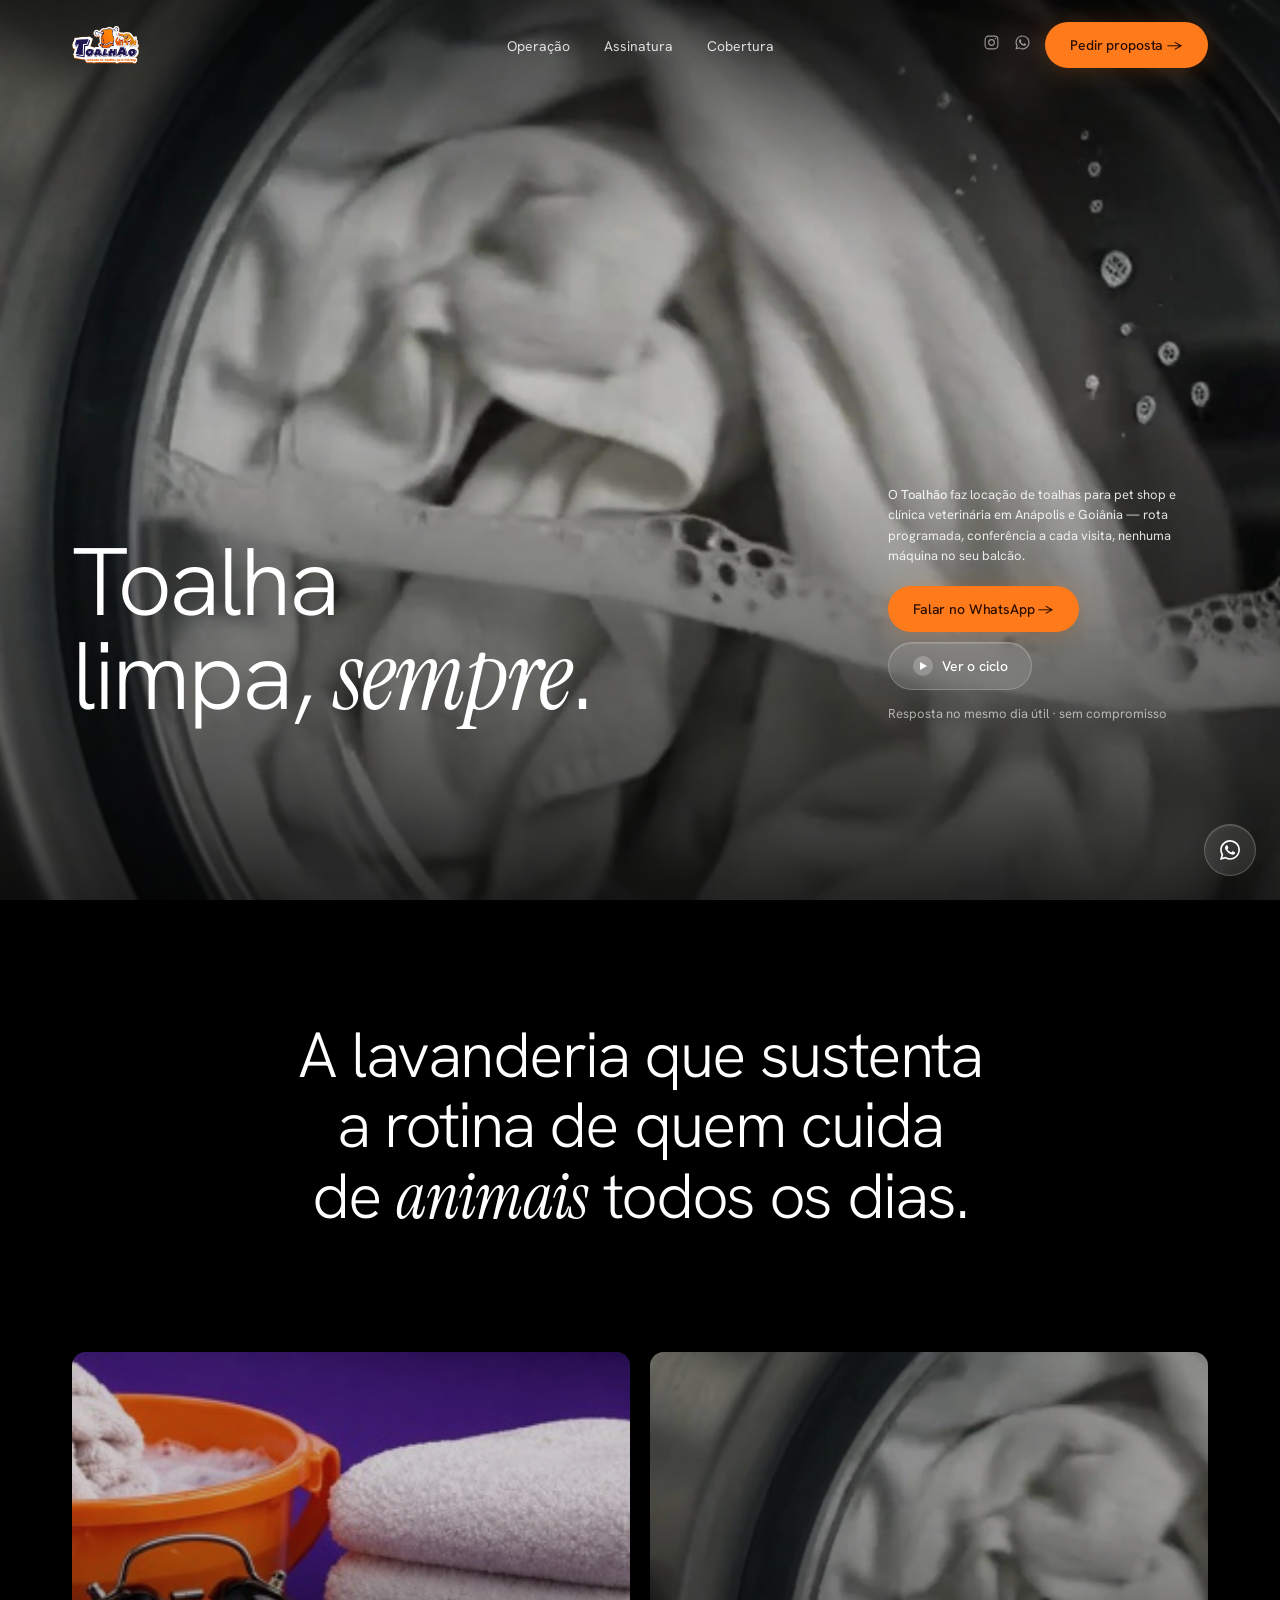
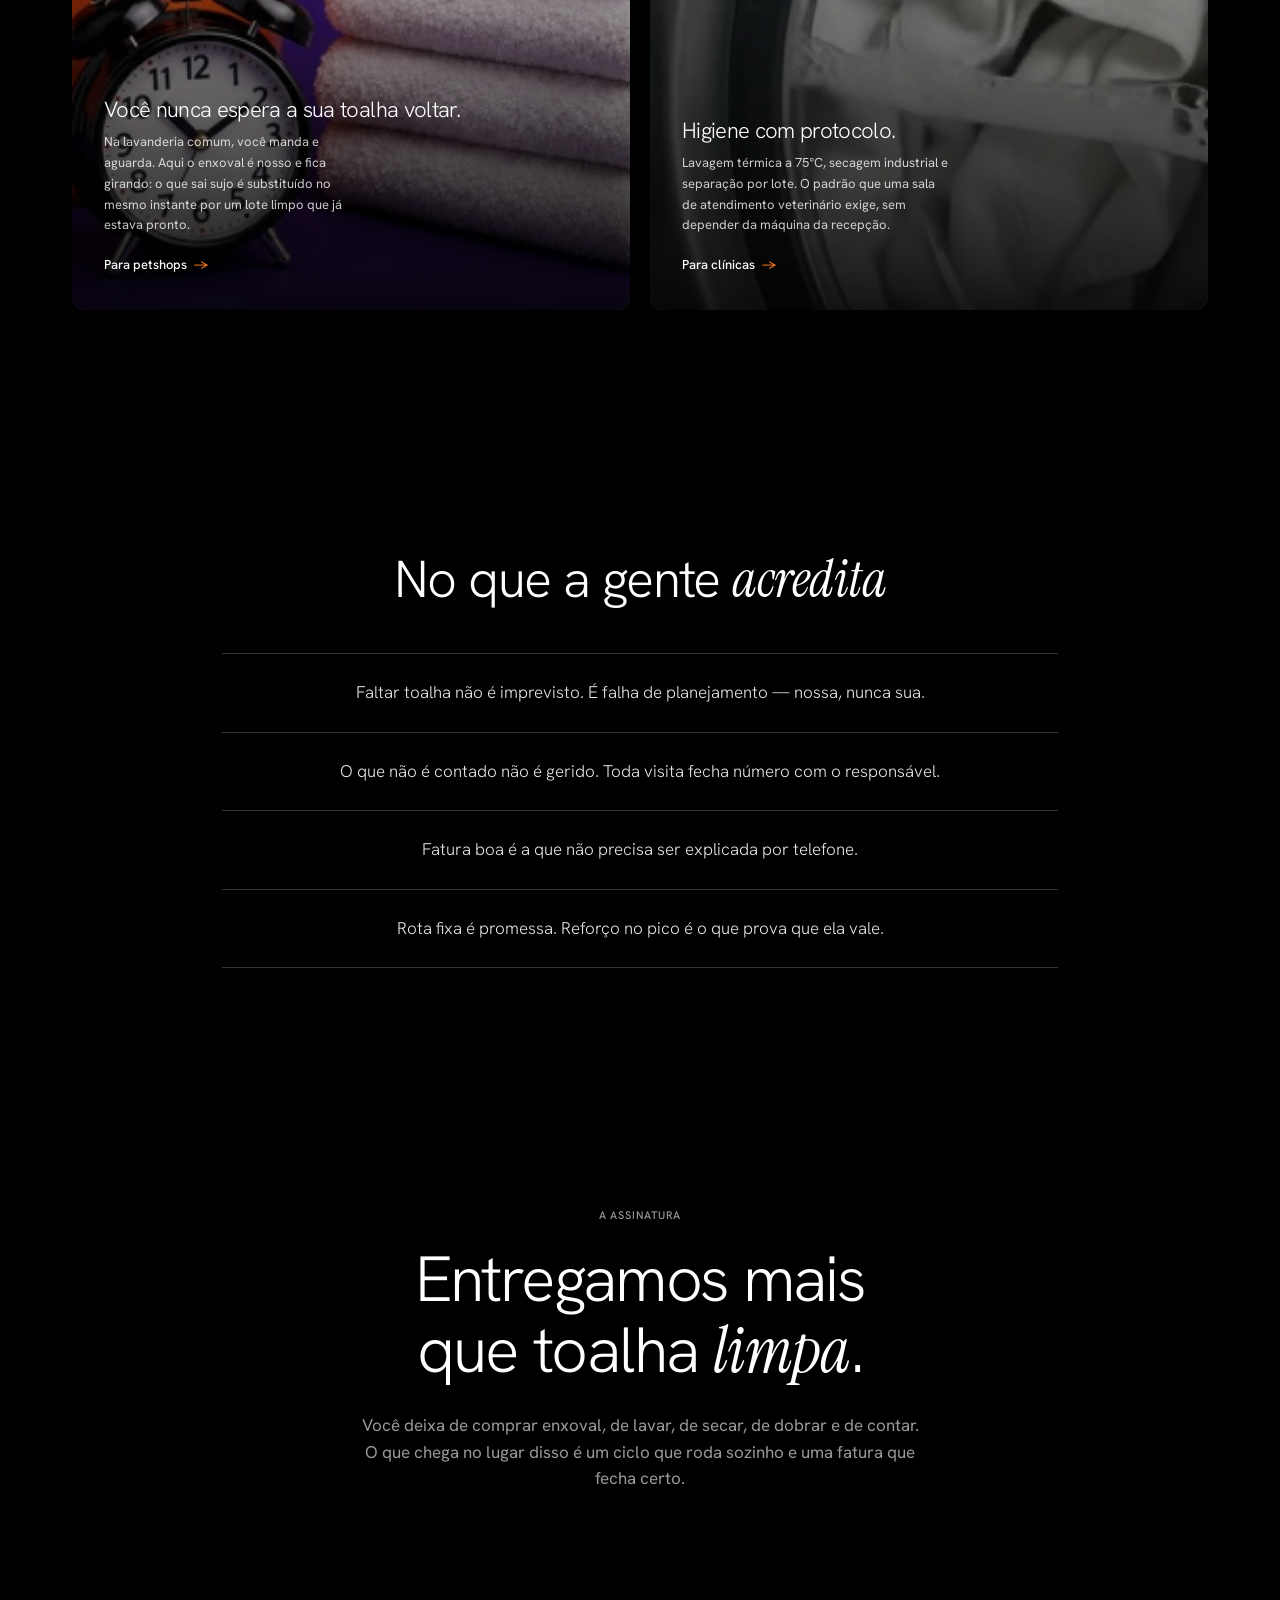
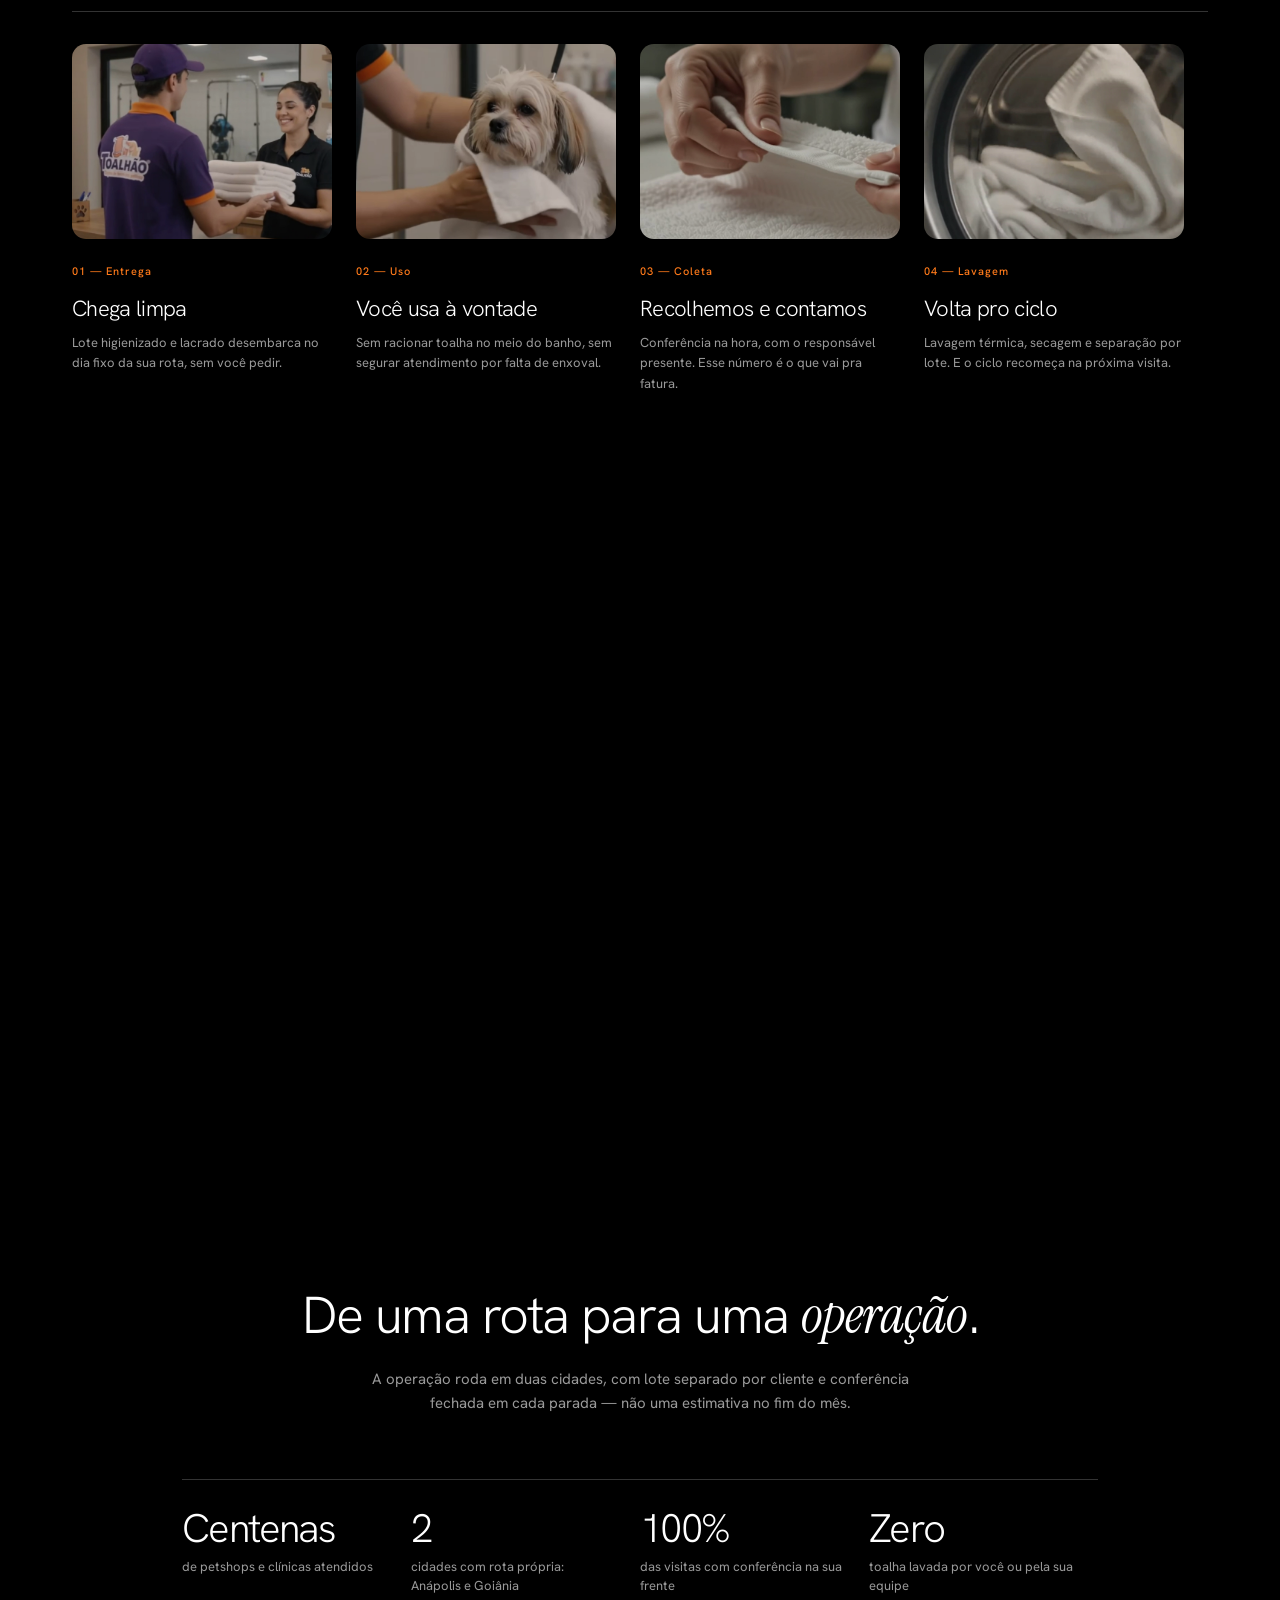
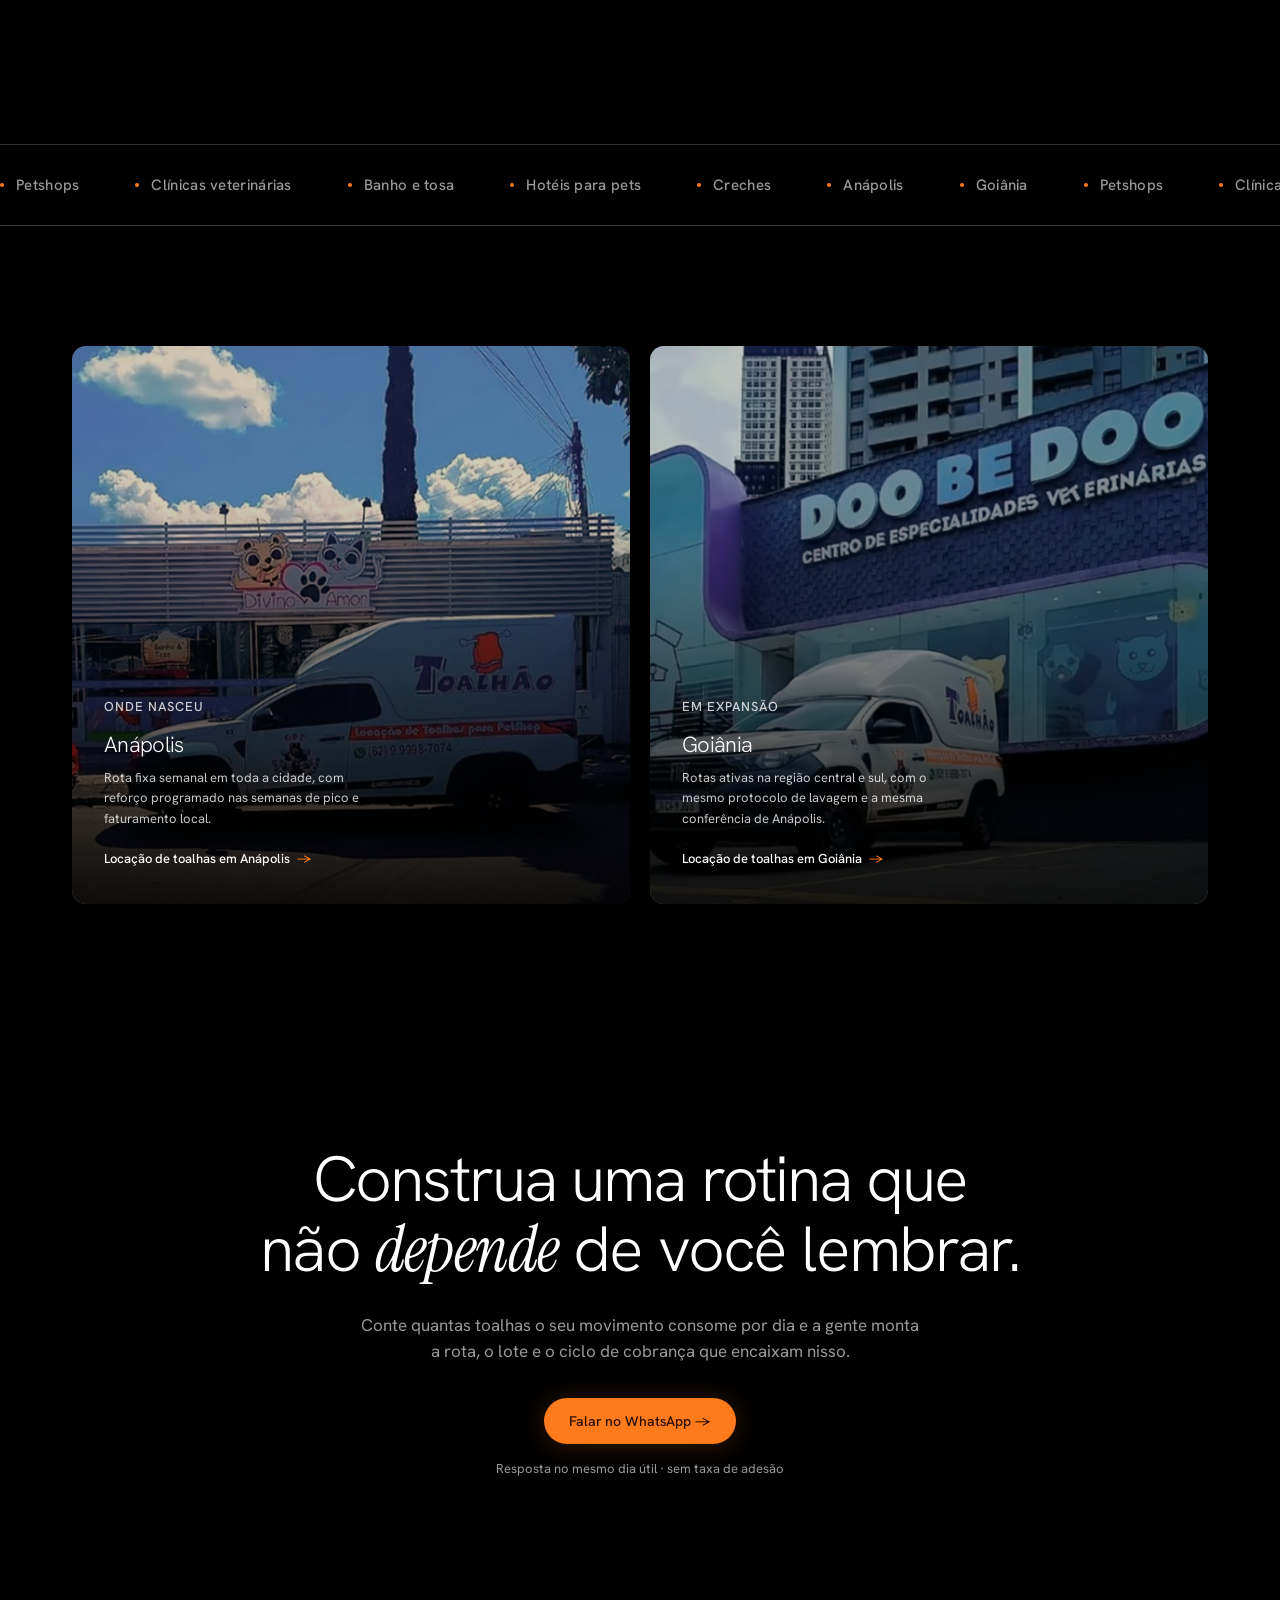
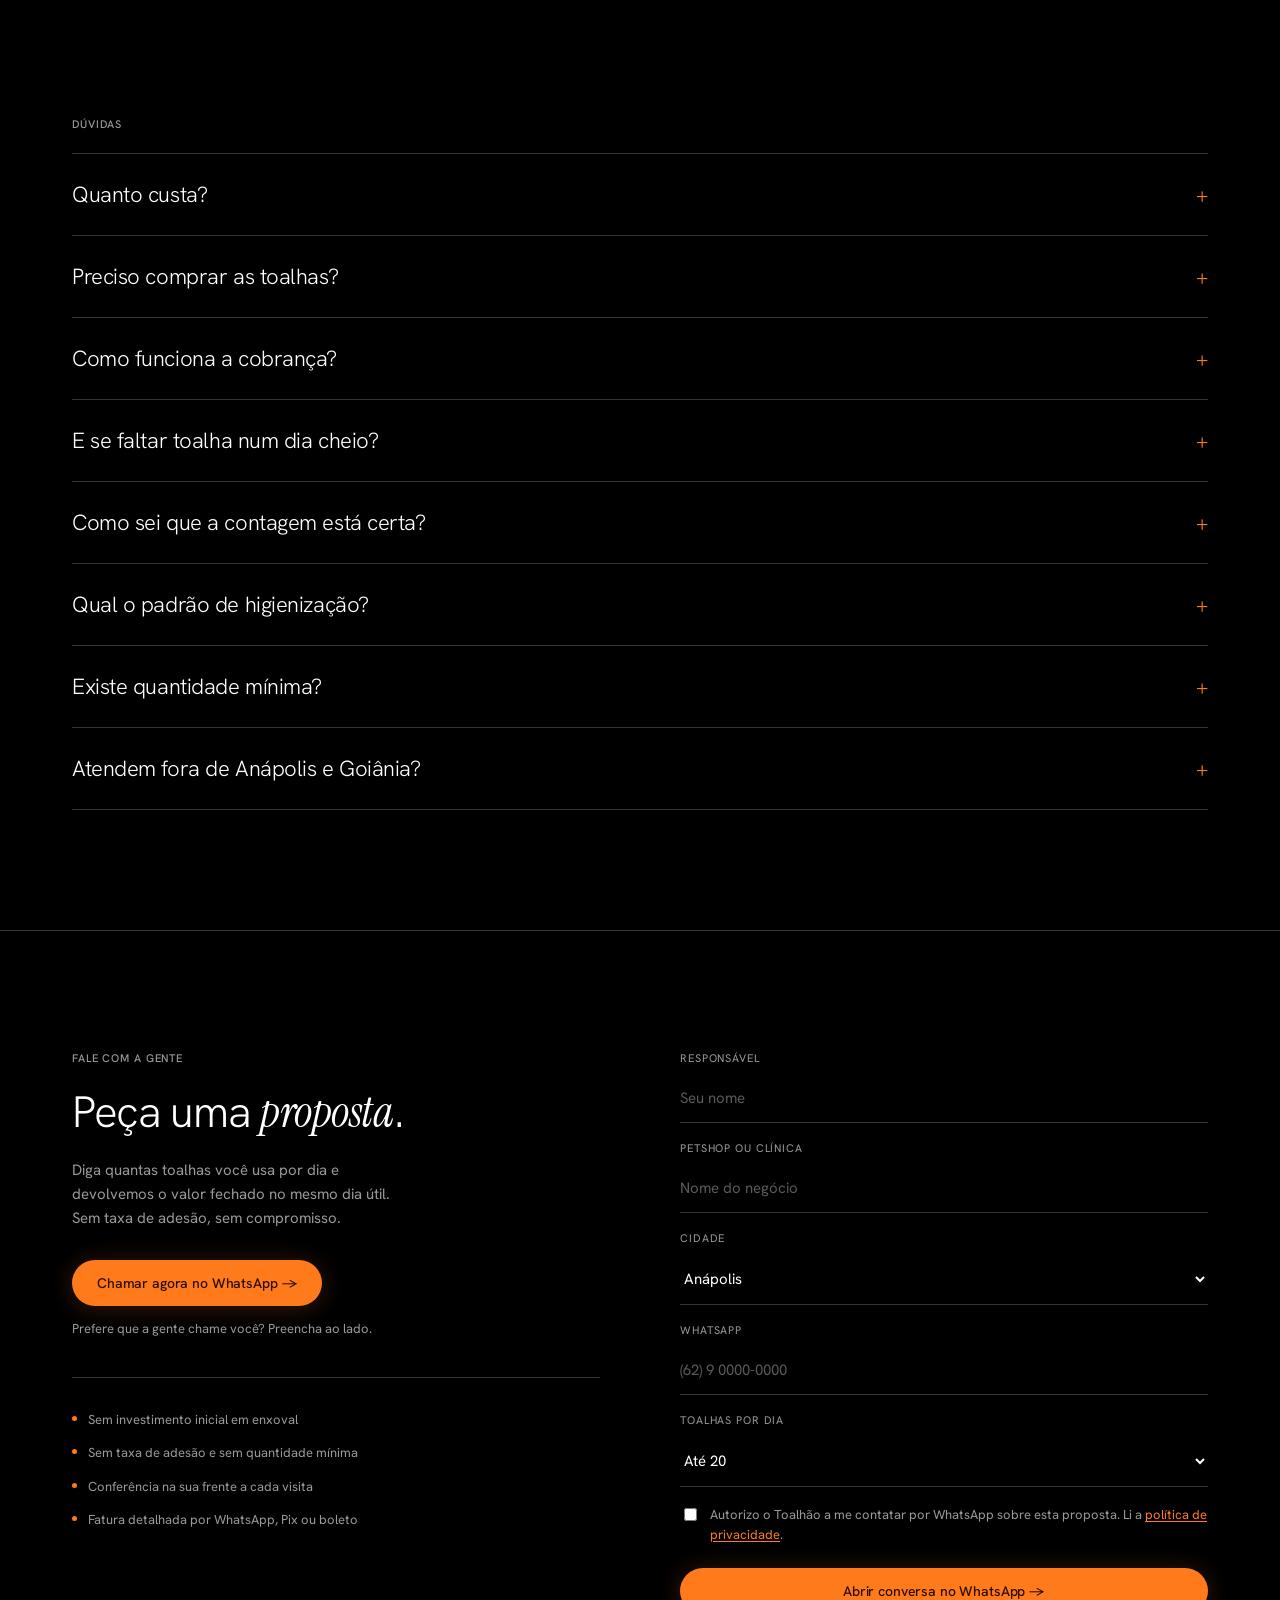
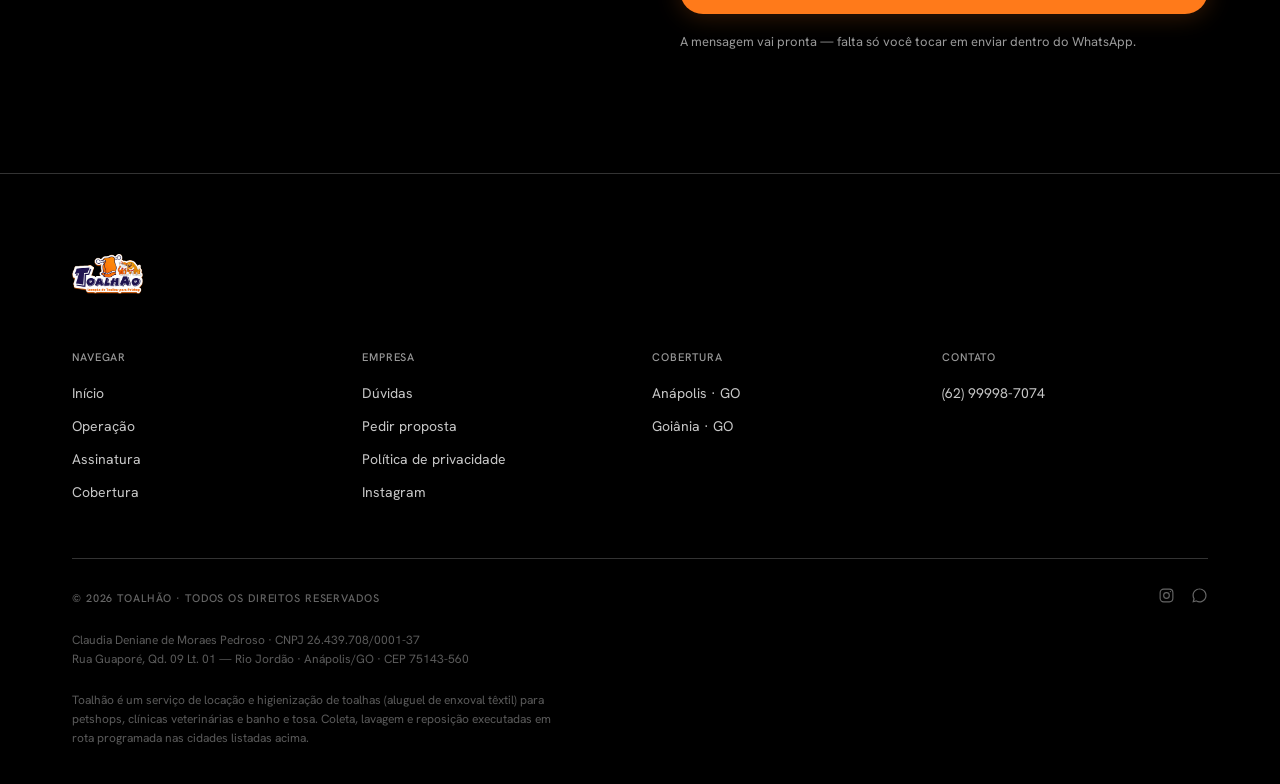
<file: index.html>
<!DOCTYPE html>
<html lang="pt-BR">
<head>
<meta charset="UTF-8">
<meta name="viewport" content="width=device-width, initial-scale=1, viewport-fit=cover">
<title>Locação de Toalhas para Petshop em Anápolis e Goiânia | Toalhão</title>
<meta name="description" content="Aluguel de toalhas higienizadas para petshops e clínicas veterinárias em Anápolis e Goiânia. Rota fixa, sem taxa de adesão e sem quantidade mínima.">
<link rel="canonical" href="https://www.toalhao.com/">
<meta name="robots" content="index,follow,max-image-preview:large,max-snippet:-1">
<meta name="author" content="Toalhão">

<!-- Compartilhamento (WhatsApp, Facebook, LinkedIn) -->
<meta property="og:type" content="website">
<meta property="og:site_name" content="Toalhão">
<meta property="og:locale" content="pt_BR">
<meta property="og:url" content="https://www.toalhao.com/">
<meta property="og:title" content="Locação de toalhas para petshop em Anápolis e Goiânia">
<meta property="og:description" content="Enxoval higienizado entregue em rota fixa. Sem comprar, sem lavar, sem quantidade mínima.">
<meta property="og:image" content="https://www.toalhao.com/images/og-card.jpg">
<meta property="og:image:width" content="1200">
<meta property="og:image:height" content="630">
<meta property="og:image:alt" content="Entregador do Toalhão passando um lote de toalhas limpas para a atendente de um petshop">
<meta name="twitter:card" content="summary_large_image">
<meta name="twitter:title" content="Locação de toalhas para petshop em Anápolis e Goiânia">
<meta name="twitter:description" content="Enxoval higienizado entregue em rota fixa. Sem comprar, sem lavar, sem quantidade mínima.">
<meta name="twitter:image" content="https://www.toalhao.com/images/og-card.jpg">

<!-- Ícone da aba: a toalha laranja da marca -->
<link rel="icon" href="images/favicon.png" type="image/png">
<link rel="icon" href="images/favicon.ico" sizes="16x16 32x32 48x48">
<link rel="icon" href="images/favicon-32.png" type="image/png" sizes="32x32">
<link rel="apple-touch-icon" href="images/apple-touch-icon.png">
<meta name="theme-color" content="#000000">

<script type="application/ld+json">
{
  "@context": "https://schema.org",
  "@graph": [
    {
      "@type": "DryCleaningOrLaundry",
      "@id": "https://www.toalhao.com/#negocio",
      "name": "Toalhão",
      "legalName": "Claudia Deniane de Moraes Pedroso",
      "taxID": "26.439.708/0001-37",
      "description": "Locação de toalhas higienizadas para petshops, clínicas veterinárias e banho e tosa, com entrega e coleta em rota programada em Anápolis e Goiânia.",
      "url": "https://www.toalhao.com/",
      "logo": "https://www.toalhao.com/images/logo-badge.png",
      "image": "https://www.toalhao.com/images/og-card.jpg",
      "telephone": "+55-62-99998-7074",
      "address": {
        "@type": "PostalAddress",
        "streetAddress": "Rua Guaporé, Quadra 09, Lote 01 — Rio Jordão",
        "addressLocality": "Anápolis",
        "addressRegion": "GO",
        "postalCode": "75143-560",
        "addressCountry": "BR"
      },
      "areaServed": [
        {
          "@type": "City",
          "name": "Anápolis",
          "addressRegion": "GO",
          "addressCountry": "BR"
        },
        {
          "@type": "City",
          "name": "Goiânia",
          "addressRegion": "GO",
          "addressCountry": "BR"
        }
      ],
      "sameAs": [
        "https://www.instagram.com/toalhao_toalheiro",
        "https://share.google/TC5V6f89h5P2N9sEQ"
      ],
      "knowsLanguage": "pt-BR"
    },
    {
      "@type": "Service",
      "@id": "https://www.toalhao.com/#servico",
      "name": "Locação de toalhas para petshop e clínica veterinária",
      "alternateName": [
        "Aluguel de toalhas para pet shop",
        "Locação de enxoval para banho e tosa"
      ],
      "serviceType": "Locação e higienização de toalhas",
      "provider": {
        "@id": "https://www.toalhao.com/#negocio"
      },
      "areaServed": [
        {
          "@type": "City",
          "name": "Anápolis"
        },
        {
          "@type": "City",
          "name": "Goiânia"
        }
      ],
      "audience": {
        "@type": "BusinessAudience",
        "name": "Petshops, clínicas veterinárias, banho e tosa, hotéis e creches para pets"
      },
      "description": "O enxoval é do Toalhão. O lote limpo é entregue em rota fixa, o usado é recolhido e conferido na frente do responsável, e a lavagem é térmica a 75°C. Sem investimento em toalha, sem taxa de adesão e sem quantidade mínima."
    },
    {
      "@type": "WebPage",
      "@id": "https://www.toalhao.com/#pagina",
      "url": "https://www.toalhao.com/",
      "name": "Locação de Toalhas para Petshop em Anápolis e Goiânia | Toalhão",
      "inLanguage": "pt-BR",
      "isPartOf": {
        "@type": "WebSite",
        "@id": "https://www.toalhao.com/#site",
        "url": "https://www.toalhao.com/",
        "name": "Toalhão"
      },
      "about": {
        "@id": "https://www.toalhao.com/#servico"
      },
      "primaryImageOfPage": "https://www.toalhao.com/images/og-card.jpg"
    },
    {
      "@type": "FAQPage",
      "@id": "https://www.toalhao.com/#duvidas",
      "mainEntity": [
        {
          "@type": "Question",
          "name": "Quanto custa?",
          "acceptedAnswer": {
            "@type": "Answer",
            "text": "O preço é por toalha e varia conforme o volume e a frequência da rota — quanto maior o giro, menor o valor unitário. Não há taxa de adesão nem investimento inicial em enxoval. Mande no WhatsApp quantas toalhas você usa por dia e devolvemos o valor fechado no mesmo dia útil, sem compromisso."
          }
        },
        {
          "@type": "Question",
          "name": "Preciso comprar as toalhas?",
          "acceptedAnswer": {
            "@type": "Answer",
            "text": "Não. O enxoval é do Toalhão. Você recebe os lotes prontos e devolve os usados na visita seguinte — não há investimento inicial em toalha nem custo de reposição por desgaste."
          }
        },
        {
          "@type": "Question",
          "name": "Como funciona a cobrança?",
          "acceptedAnswer": {
            "@type": "Answer",
            "text": "A fatura chega pelo WhatsApp com o detalhamento por visita — o que entrou limpo e o que saiu sujo em cada parada — e boleto em PDF anexo. Também aceitamos Pix."
          }
        },
        {
          "@type": "Question",
          "name": "E se faltar toalha num dia cheio?",
          "acceptedAnswer": {
            "@type": "Answer",
            "text": "Você pede reforço fora do ciclo fixo pelo mesmo WhatsApp. Nas semanas de pico previsíveis — feriado, alta temporada de tosa — a gente já sobe o lote sem você precisar pedir."
          }
        },
        {
          "@type": "Question",
          "name": "Como sei que a contagem está certa?",
          "acceptedAnswer": {
            "@type": "Answer",
            "text": "A conferência é feita na sua frente, a cada visita: conta-se o que entra limpo e o que sai sujo, com o responsável presente. Esse número — não uma estimativa nossa — é o que aparece item a item na fatura."
          }
        },
        {
          "@type": "Question",
          "name": "Qual o padrão de higienização?",
          "acceptedAnswer": {
            "@type": "Answer",
            "text": "Lavagem térmica a 75°C, secagem industrial e separação por lote, sem misturar enxoval entre clientes. O processo foi montado para o risco específico de contaminação cruzada entre animais."
          }
        },
        {
          "@type": "Question",
          "name": "Existe quantidade mínima?",
          "acceptedAnswer": {
            "@type": "Answer",
            "text": "Não. A rota é dimensionada pelo seu movimento real: se você usa vinte toalhas por dia, é para vinte que ela é montada. Não há pacote mínimo para começar."
          }
        },
        {
          "@type": "Question",
          "name": "Atendem fora de Anápolis e Goiânia?",
          "acceptedAnswer": {
            "@type": "Answer",
            "text": "Hoje a rota própria cobre Anápolis e Goiânia. Para outras cidades da região, envie seus dados abaixo: avaliamos a inclusão no próximo ciclo de expansão de rota."
          }
        }
      ]
    }
  ]
}
</script>

<link rel="preconnect" href="https://fonts.googleapis.com">
<link rel="preconnect" href="https://fonts.gstatic.com" crossorigin>
<link href="https://fonts.googleapis.com/css2?family=Hanken+Grotesk:wght@300;400;500&family=Instrument+Serif:ital@1&display=swap" rel="stylesheet">
<link rel="stylesheet" href="/styles.css">
</head>
<body>

<!-- ============ HEADER ============ -->
<header id="hdr">
  <nav>
    <a class="brand" href="#top" aria-label="Toalhão, início"><img src="images/logo-badge.png" alt="Toalhão"></a>
    <ul class="nav-mid">
      <li><a href="#operacao">Operação</a></li>
      <li><a href="#assinatura">Assinatura</a></li>
      <li><a href="#cobertura">Cobertura</a></li>
    </ul>
    <div class="nav-end">
      <div class="nav-social">
        <a href="https://www.instagram.com/toalhao_toalheiro" target="_blank" rel="noopener" aria-label="Instagram">
          <svg width="17" height="17" viewBox="0 0 24 24" fill="none" stroke="currentColor" stroke-width="1.6"><rect x="3" y="3" width="18" height="18" rx="5"/><circle cx="12" cy="12" r="4"/><circle cx="17.5" cy="6.5" r="1" fill="currentColor" stroke="none"/></svg>
        </a>
        <a href="https://wa.me/5562999987074" target="_blank" rel="noopener" aria-label="WhatsApp">
          <svg width="17" height="17" viewBox="0 0 24 24" fill="currentColor"><path d="M12.04 2C6.58 2 2.13 6.45 2.13 11.91c0 1.75.46 3.39 1.26 4.81L2 22l5.4-1.42a9.87 9.87 0 0 0 4.64 1.18c5.46 0 9.9-4.45 9.9-9.91 0-2.65-1.03-5.14-2.9-7.01A9.82 9.82 0 0 0 12.04 2zm0 18.13a8.2 8.2 0 0 1-4.19-1.15l-.3-.18-3.12.82.83-3.04-.2-.31a8.19 8.19 0 0 1-1.26-4.36c0-4.54 3.7-8.24 8.26-8.24 2.2 0 4.27.86 5.83 2.42a8.18 8.18 0 0 1 2.41 5.83c0 4.55-3.7 8.21-8.25 8.21zm4.52-6.16c-.25-.12-1.47-.72-1.7-.81-.23-.08-.39-.12-.56.13-.17.25-.64.81-.78.97-.14.17-.29.19-.53.06-.25-.12-1.04-.38-1.99-1.22-.73-.66-1.23-1.46-1.37-1.71-.14-.25-.02-.38.11-.5.11-.11.25-.29.37-.43.12-.15.16-.25.25-.42.08-.17.04-.31-.02-.44-.06-.12-.56-1.35-.77-1.85-.2-.48-.41-.42-.56-.43h-.48a.93.93 0 0 0-.67.31c-.23.25-.87.85-.87 2.08 0 1.22.89 2.41 1.02 2.57.12.17 1.75 2.67 4.24 3.75.59.26 1.05.41 1.41.52.59.19 1.13.16 1.55.1.47-.07 1.47-.6 1.68-1.18.21-.58.21-1.07.15-1.18-.06-.11-.23-.17-.48-.29z"/></svg>
        </a>
      </div>
      <a class="btn btn-accent nav-cta" href="#contato">Pedir proposta →</a>
      <button class="nav-toggle" id="navToggle" aria-label="Abrir menu" aria-expanded="false">
        <svg width="18" height="18" viewBox="0 0 24 24" fill="none" stroke="currentColor" stroke-width="1.6" stroke-linecap="round"><path d="M4 8h16M4 16h16"/></svg>
      </button>
    </div>
  </nav>
  <div class="nav-sheet" id="navSheet">
    <a href="#operacao">Operação</a>
    <a href="#assinatura">Assinatura</a>
    <a href="#cobertura">Cobertura</a>
    <a href="#duvidas">Dúvidas</a>
    <a class="btn btn-accent" href="#contato">Pedir proposta →</a>
  </div>
</header>

<!-- ============ HERO ============ -->
<section class="hero" id="top">
  <!-- slots: hero (vídeo) + hero-poster (primeiro quadro) -->
  <video autoplay muted loop playsinline preload="none"
         poster="images/hero-poster.jpg" data-src="images/hero-video.mp4">
  </video>
  <div class="wrap">
    <div class="hero-row">
      <h1>Toalha limpa, <em>sempre</em>.</h1>
      <div class="hero-aside">
        <p>O <strong>Toalhão</strong> faz locação de toalhas para pet shop e clínica veterinária em Anápolis e Goiânia — rota programada, conferência a cada visita, nenhuma máquina no seu balcão.</p>
        <div class="hero-cta">
          <a class="btn btn-accent" href="https://wa.me/5562999987074?text=Ol%C3%A1!%20Vim%20pelo%20site%20e%20quero%20saber%20quanto%20fica%20a%20assinatura%20de%20toalhas%20para%20o%20meu%20petshop." target="_blank" rel="noopener">Falar no WhatsApp →</a>
          <a class="btn btn-glass" href="#assinatura">
            <span class="play-dot"><svg width="7" height="8" viewBox="0 0 7 8" fill="currentColor"><path d="M0 0l7 4-7 4z"/></svg></span>
            Ver o ciclo
          </a>
        </div>
        <p class="hero-micro">Resposta no mesmo dia útil · sem compromisso</p>
      </div>
    </div>
  </div>
</section>

<!-- ============ STATEMENT ============ -->
<section class="statement" id="operacao">
  <div class="wrap">
    <h2>A lavanderia que sustenta a rotina de quem cuida de <em>animais</em> todos os dias.</h2>
  </div>
</section>

<!-- ============ MEDIA PAIR ============ -->
<section style="padding-top:0;">
  <div class="wrap">
    <div class="pair">
      <article class="media-card rv">
        <!-- slot: card-petshop -->
        <img loading="lazy" decoding="async" src="images/card-petshop.jpg" alt="Balde de toalhas em lavagem ao lado de um despertador e de uma pilha de toalhas limpas dobradas">
        <div class="inner">
          <h3>Você nunca espera a sua toalha voltar.</h3>
          <p>Na lavanderia comum, você manda e aguarda. Aqui o enxoval é nosso e fica girando: o que sai sujo é substituído no mesmo instante por um lote limpo que já estava pronto.</p>
          <span class="go">Para petshops <span>→</span></span>
        </div>
      </article>
      <article class="media-card rv">
        <!-- slot: card-clinica -->
        <img loading="lazy" decoding="async" src="images/card-clinica.jpg" alt="Toalhas do Toalhão em lavagem térmica na lavadora industrial">
        <div class="inner">
          <h3>Higiene com protocolo.</h3>
          <p>Lavagem térmica a 75°C, secagem industrial e separação por lote. O padrão que uma sala de atendimento veterinário exige, sem depender da máquina da recepção.</p>
          <span class="go">Para clínicas <span>→</span></span>
        </div>
      </article>
    </div>
  </div>
</section>

<!-- ============ BELIEFS ============ -->
<section class="beliefs">
  <div class="wrap">
    <h2>No que a gente <em>acredita</em></h2>
    <ul class="rv-group">
      <li class="rv">Faltar toalha não é imprevisto. É falha de planejamento — nossa, nunca sua.</li>
      <li class="rv">O que não é contado não é gerido. Toda visita fecha número com o responsável.</li>
      <li class="rv">Fatura boa é a que não precisa ser explicada por telefone.</li>
      <li class="rv">Rota fixa é promessa. Reforço no pico é o que prova que ela vale.</li>
    </ul>
  </div>
</section>

<!-- ============ VALUE DELIVERY ============ -->
<section class="statement" id="assinatura">
  <div class="wrap">
    <p class="label" style="margin-bottom:22px;">A assinatura</p>
    <h2>Entregamos mais que toalha <em>limpa</em>.</h2>
    <p class="sub">Você deixa de comprar enxoval, de lavar, de secar, de dobrar e de contar. O que chega no lugar disso é um ciclo que roda sozinho e uma fatura que fecha certo.</p>
  </div>
</section>

<section style="padding-top:0;">
  <div class="wrap">
    <div class="steps">
      <div class="step rv"><!-- slot: passo-entrega --><img class="step-img" src="images/passo-entrega.jpg" alt="Entregador do Toalhão passando o lote de toalhas limpas para a atendente do petshop" loading="lazy"><span class="n">01 — Entrega</span><h3>Chega limpa</h3><p>Lote higienizado e lacrado desembarca no dia fixo da sua rota, sem você pedir.</p></div>
      <div class="step rv"><!-- slot: passo-uso --><img class="step-img" src="images/passo-uso.jpg" alt="Cão sendo secado com toalha do Toalhão no banho e tosa" loading="lazy"><span class="n">02 — Uso</span><h3>Você usa à vontade</h3><p>Sem racionar toalha no meio do banho, sem segurar atendimento por falta de enxoval.</p></div>
      <div class="step rv"><!-- slot: passo-coleta --><img class="step-img" src="images/passo-coleta.jpg" alt="Conferência de uma toalha, peça a peça, na coleta" loading="lazy"><span class="n">03 — Coleta</span><h3>Recolhemos e contamos</h3><p>Conferência na hora, com o responsável presente. Esse número é o que vai pra fatura.</p></div>
      <div class="step rv"><!-- slot: passo-ciclo --><img class="step-img" src="images/passo-ciclo.jpg" alt="Toalha saindo da lavadora industrial após a lavagem térmica" loading="lazy"><span class="n">04 — Lavagem</span><h3>Volta pro ciclo</h3><p>Lavagem térmica, secagem e separação por lote. E o ciclo recomeça na próxima visita.</p></div>
    </div>
  </div>
</section>

<!-- ============ QUOTES ============ -->
<section>
  <div class="wrap">
    <div class="quotes">
      <!--
        Depoimentos reais, copiados literalmente de avaliações públicas no
        Google. Não invente texto aqui: se precisar trocar, pegue outra
        avaliação real e cole como está escrita.

        CRITÉRIO: só entra avaliação de CLIENTE. Ficaram de fora as de pessoas
        ligadas à proprietária (Claudia Deniane de Moraes Pedroso) — "Deniane"
        Chagas Fernandes, Churrasco do "Moraes" e Flávia "Moraes", esta última
        confirmada como parente pelo próprio dono. Depoimento de parente
        apresentado como cliente é o mesmo problema dos nomes inventados que
        esta página já teve, só que mais difícil de perceber.
      -->
      <article class="quote-card rv">
        <blockquote>"Toalhas de qualidade, excelência no atendimento! Pontual na entrega!"</blockquote>
        <div class="quote-meta">
          <div class="quote-avatar">JR</div>
          <div>
            <b>Jefferson Rocha</b>
            <span>Avaliação no Google</span>
          </div>
        </div>
      </article>
      <article class="quote-card rv">
        <blockquote>"Muito boa! Satisfatória experiência onde a palavra que melhor descreve é a qualidade!"</blockquote>
        <div class="quote-meta">
          <div class="quote-avatar">TJ</div>
          <div>
            <b>Tereza Christina Martins Jacomeli</b>
            <span>Avaliação no Google</span>
          </div>
        </div>
      </article>
    </div>
    <p class="ver-avaliacoes rv">
      <a href="https://share.google/TC5V6f89h5P2N9sEQ" target="_blank" rel="noopener">
        Ver todas as avaliações no Google <span aria-hidden="true">→</span>
      </a>
    </p>
    <div class="inline-cta rv">
      <div>
        <b>Quer saber quanto fica no seu volume?</b>
        <span>Diga quantas toalhas você usa por dia e a proposta sai no mesmo dia útil.</span>
      </div>
      <a class="btn btn-accent" href="https://wa.me/5562999987074?text=Ol%C3%A1!%20Vim%20pelo%20site.%20Gostaria%20de%20saber%20o%20valor%20da%20assinatura%20de%20toalhas%20para%20o%20meu%20volume." target="_blank" rel="noopener">Pedir valor no WhatsApp →</a>
    </div>
  </div>
</section>

<!-- ============ METRICS ============ -->
<section class="metrics">
  <div class="wrap">
    <h2>De uma rota para uma <em>operação</em>.</h2>
    <p class="sub">A operação roda em duas cidades, com lote separado por cliente e conferência fechada em cada parada — não uma estimativa no fim do mês.</p>
    <div class="metric-grid">
      <div class="metric rv"><b>Centenas</b><span>de petshops e clínicas atendidos</span></div>
      <div class="metric rv"><b>2</b><span>cidades com rota própria: Anápolis e Goiânia</span></div>
      <div class="metric rv"><b>100%</b><span>das visitas com conferência na sua frente</span></div>
      <div class="metric rv"><b>Zero</b><span>toalha lavada por você ou pela sua equipe</span></div>
    </div>
  </div>
</section>

<!-- ============ STRIP ============ -->
<div class="strip">
  <div class="strip-track">
    <span class="strip-item">Petshops</span>
    <span class="strip-item">Clínicas veterinárias</span>
    <span class="strip-item">Banho e tosa</span>
    <span class="strip-item">Hotéis para pets</span>
    <span class="strip-item">Creches</span>
    <span class="strip-item">Anápolis</span>
    <span class="strip-item">Goiânia</span>
    <span class="strip-item" aria-hidden="true">Petshops</span>
    <span class="strip-item" aria-hidden="true">Clínicas veterinárias</span>
    <span class="strip-item" aria-hidden="true">Banho e tosa</span>
    <span class="strip-item" aria-hidden="true">Hotéis para pets</span>
    <span class="strip-item" aria-hidden="true">Creches</span>
    <span class="strip-item" aria-hidden="true">Anápolis</span>
    <span class="strip-item" aria-hidden="true">Goiânia</span>
  </div>
</div>

<!-- ============ COVERAGE ============ -->
<section id="cobertura">
  <div class="wrap">
    <div class="pair">
      <article class="media-card rv">
        <!-- slot: cobertura-anapolis -->
        <img loading="lazy" decoding="async" src="images/cobertura-anapolis.jpg" alt="Veículo do Toalhão em atendimento na porta de um petshop em Anápolis">
        <div class="inner">
          <p class="label" style="margin-bottom:14px;">Onde nasceu</p>
          <h3>Anápolis</h3>
          <p>Rota fixa semanal em toda a cidade, com reforço programado nas semanas de pico e faturamento local.</p>
          <a class="go" href="/anapolis/">Locação de toalhas em Anápolis <span>→</span></a>
        </div>
      </article>
      <article class="media-card rv">
        <!-- slot: cobertura-goiania -->
        <img loading="lazy" decoding="async" src="images/cobertura-goiania.jpg" alt="Veículo do Toalhão em atendimento na porta de um centro veterinário em Goiânia">
        <div class="inner">
          <p class="label" style="margin-bottom:14px;">Em expansão</p>
          <h3>Goiânia</h3>
          <p>Rotas ativas na região central e sul, com o mesmo protocolo de lavagem e a mesma conferência de Anápolis.</p>
          <a class="go" href="/goiania/">Locação de toalhas em Goiânia <span>→</span></a>
        </div>
      </article>
    </div>
  </div>
</section>

<!-- ============ CLOSING STATEMENT ============ -->
<section class="statement">
  <div class="wrap">
    <h2>Construa uma rotina que não <em>depende</em> de você lembrar.</h2>
    <p class="sub">Conte quantas toalhas o seu movimento consome por dia e a gente monta a rota, o lote e o ciclo de cobrança que encaixam nisso.</p>
    <a class="btn btn-accent" href="https://wa.me/5562999987074?text=Ol%C3%A1!%20Vim%20pelo%20site.%20Quero%20montar%20a%20assinatura%20de%20toalhas%20para%20o%20meu%20movimento." target="_blank" rel="noopener">Falar no WhatsApp →</a>
    <p class="closing-micro">Resposta no mesmo dia útil · sem taxa de adesão</p>
  </div>
</section>

<!--
  TERMOS COMERCIAIS — confirmados pelo dono em 27/08/2026
  ------------------------------------------------------
  Confirmados como verdadeiros:
    - não há taxa de adesão
    - proposta respondida no mesmo dia útil
    - lavagem térmica a 75°C

  Corrigidos porque eu tinha escrito errado:
    - a cobrança NÃO tem ciclo semanal/quinzenal/mensal à escolha;
      a resposta do FAQ agora fala só da fatura e das formas de pagamento
    - NÃO existe quantidade mínima; a resposta foi invertida

  Removidos antes por não terem origem nenhuma: os dois depoimentos
  assinados, os números 320+ e 9 rotas, e Aparecida de Goiânia como cidade
  atendida.
-->

<!-- ============ FAQ ============ -->
<section id="duvidas">
  <div class="wrap">
    <p class="label" style="margin-bottom:22px;">Dúvidas</p>
    <div class="faq">
      <div class="faq-item"><button class="faq-q">Quanto custa?<span class="pm">+</span></button><div class="faq-a"><p>O preço é por toalha e varia conforme o volume e a frequência da rota — quanto maior o giro, menor o valor unitário. Não há taxa de adesão nem investimento inicial em enxoval. Mande no WhatsApp quantas toalhas você usa por dia e devolvemos o valor fechado no mesmo dia útil, sem compromisso. Se quiser comparar antes, dá para <a href="/quanto-custa-lavar-toalha/">calcular quanto você gasta hoje lavando por conta própria</a>.</p></div></div>
      <div class="faq-item"><button class="faq-q">Preciso comprar as toalhas?<span class="pm">+</span></button><div class="faq-a"><p>Não. O enxoval é do Toalhão. Você recebe os lotes prontos e devolve os usados na visita seguinte — não há investimento inicial em toalha nem custo de reposição por desgaste.</p></div></div>
      <div class="faq-item"><button class="faq-q">Como funciona a cobrança?<span class="pm">+</span></button><div class="faq-a"><p>A fatura chega pelo WhatsApp com o detalhamento por visita — o que entrou limpo e o que saiu sujo em cada parada — e boleto em PDF anexo. Também aceitamos Pix.</p></div></div>
      <div class="faq-item"><button class="faq-q">E se faltar toalha num dia cheio?<span class="pm">+</span></button><div class="faq-a"><p>Você pede reforço fora do ciclo fixo pelo mesmo WhatsApp. Nas semanas de pico previsíveis — feriado, alta temporada de tosa — a gente já sobe o lote sem você precisar pedir.</p></div></div>
      <div class="faq-item"><button class="faq-q">Como sei que a contagem está certa?<span class="pm">+</span></button><div class="faq-a"><p>A conferência é feita na sua frente, a cada visita: conta-se o que entra limpo e o que sai sujo, com o responsável presente. Esse número — não uma estimativa nossa — é o que aparece item a item na fatura.</p></div></div>
      <div class="faq-item"><button class="faq-q">Qual o padrão de higienização?<span class="pm">+</span></button><div class="faq-a"><p>Lavagem térmica a 75°C, secagem industrial e separação por lote, sem misturar enxoval entre clientes. O processo foi montado para o risco específico de contaminação cruzada entre animais.</p></div></div>
      <div class="faq-item"><button class="faq-q">Existe quantidade mínima?<span class="pm">+</span></button><div class="faq-a"><p>Não. A rota é dimensionada pelo seu movimento real: se você usa vinte toalhas por dia, é para vinte que ela é montada. Não há pacote mínimo para começar.</p></div></div>
      <div class="faq-item"><button class="faq-q">Atendem fora de Anápolis e Goiânia?<span class="pm">+</span></button><div class="faq-a"><p>A locação de toalhas para pet shop do Toalhão tem rota própria em Anápolis e Goiânia. Para outras cidades da região, envie seus dados abaixo: avaliamos a inclusão no próximo ciclo de expansão de rota.</p></div></div>
    </div>
  </div>
</section>

<!-- ============ CONTACT ============ -->
<section class="contact" id="contato">
  <div class="wrap contact-grid">
    <div>
      <p class="label" style="margin-bottom:22px;">Fale com a gente</p>
      <h2>Peça uma <em>proposta</em>.</h2>
      <p class="sub">Diga quantas toalhas você usa por dia e devolvemos o valor fechado no mesmo dia útil. Sem taxa de adesão, sem compromisso.</p>

      <a class="btn btn-accent contact-wa" href="https://wa.me/5562999987074?text=Ol%C3%A1!%20Vim%20pelo%20site%20e%20quero%20uma%20proposta%20da%20assinatura%20de%20toalhas." target="_blank" rel="noopener">Chamar agora no WhatsApp →</a>
      <p class="contact-alt">Prefere que a gente chame você? Preencha ao lado.</p>

      <ul class="contact-trust">
        <li>Sem investimento inicial em enxoval</li>
        <li>Sem taxa de adesão e sem quantidade mínima</li>
        <li>Conferência na sua frente a cada visita</li>
        <li>Fatura detalhada por WhatsApp, Pix ou boleto</li>
      </ul>
    </div>
    <form id="leadForm">
      <div class="field"><label for="nome">Responsável</label><input id="nome" name="nome" autocomplete="name" required placeholder="Seu nome"></div>
      <div class="field"><label for="negocio">Petshop ou clínica</label><input id="negocio" name="negocio" autocomplete="organization" required placeholder="Nome do negócio"></div>
      <div class="field"><label for="cidade">Cidade</label>
        <select id="cidade" name="cidade">
          <option>Anápolis</option>
          <option>Goiânia</option>
          <option>Outra cidade</option>
        </select>
      </div>
      <div class="field"><label for="whats">WhatsApp</label><input id="whats" name="whats" type="tel" inputmode="tel" autocomplete="tel" required placeholder="(62) 9 0000-0000"></div>
      <div class="field"><label for="volume">Toalhas por dia</label>
        <select id="volume" name="volume">
          <option value="até 20">Até 20</option>
          <option value="entre 21 e 50">21 a 50</option>
          <option value="entre 51 e 100">51 a 100</option>
          <option value="mais de 100">Mais de 100</option>
        </select>
      </div>
      <label class="consent"><input type="checkbox" id="consent" required><span>Autorizo o Toalhão a me contatar por WhatsApp sobre esta proposta. Li a <a href="privacidade.html" target="_blank" rel="noopener">política de privacidade</a>.</span></label>
      <button type="submit" class="btn btn-accent">Abrir conversa no WhatsApp →</button>
      <p class="form-note" id="formNote" aria-live="polite">A mensagem vai pronta — falta só você tocar em enviar dentro do WhatsApp.</p>
      <div id="formOut"></div>
    </form>
  </div>
</section>

<!-- ============ FOOTER ============ -->
<footer>
  <div class="wrap">
    <div class="foot-brand"><img src="images/logo-badge.png" alt="Toalhão"></div>
    <div class="foot-grid">
      <div class="foot-col">
        <h4>Navegar</h4>
        <ul>
          <li><a href="#top">Início</a></li>
          <li><a href="#operacao">Operação</a></li>
          <li><a href="#assinatura">Assinatura</a></li>
          <li><a href="#cobertura">Cobertura</a></li>
        </ul>
      </div>
      <div class="foot-col">
        <h4>Empresa</h4>
        <ul>
          <li><a href="#duvidas">Dúvidas</a></li>
          <li><a href="#contato">Pedir proposta</a></li>
          <li><a href="privacidade.html">Política de privacidade</a></li>
          <li><a href="https://www.instagram.com/toalhao_toalheiro" target="_blank" rel="noopener">Instagram</a></li>
        </ul>
      </div>
      <div class="foot-col">
        <h4>Cobertura</h4>
        <ul>
          <li><a href="/anapolis/">Anápolis · GO</a></li>
          <li><a href="/goiania/">Goiânia · GO</a></li>
        </ul>
      </div>
      <div class="foot-col">
        <h4>Contato</h4>
        <ul>
          <li><a href="https://wa.me/5562999987074" target="_blank" rel="noopener">(62) 99998-7074</a></li>
        </ul>
      </div>
    </div>
    <div class="foot-bottom">
      <span class="label">© 2026 Toalhão · Todos os direitos reservados</span>
      <div class="foot-social">
        <a href="https://www.instagram.com/toalhao_toalheiro" target="_blank" rel="noopener" aria-label="Instagram">
          <svg width="17" height="17" viewBox="0 0 24 24" fill="none" stroke="currentColor" stroke-width="1.6"><rect x="3" y="3" width="18" height="18" rx="5"/><circle cx="12" cy="12" r="4"/><circle cx="17.5" cy="6.5" r="1" fill="currentColor" stroke="none"/></svg>
        </a>
        <a href="https://wa.me/5562999987074" target="_blank" rel="noopener" aria-label="WhatsApp">
          <svg width="17" height="17" viewBox="0 0 24 24" fill="currentColor"><path d="M12.04 2C6.58 2 2.13 6.45 2.13 11.91c0 1.75.46 3.39 1.26 4.81L2 22l5.4-1.42a9.87 9.87 0 0 0 4.64 1.18c5.46 0 9.9-4.45 9.9-9.91 0-2.65-1.03-5.14-2.9-7.01A9.82 9.82 0 0 0 12.04 2zm0 18.13a8.2 8.2 0 0 1-4.19-1.15l-.3-.18-3.12.82.83-3.04-.2-.31a8.19 8.19 0 0 1-1.26-4.36c0-4.54 3.7-8.24 8.26-8.24 2.2 0 4.27.86 5.83 2.42a8.18 8.18 0 0 1 2.41 5.83c0 4.55-3.7 8.21-8.25 8.21z"/></svg>
        </a>
      </div>
    </div>
    <p class="foot-legal foot-id">
      Claudia Deniane de Moraes Pedroso · CNPJ 26.439.708/0001-37<br>
      Rua Guaporé, Qd. 09 Lt. 01 — Rio Jordão · Anápolis/GO · CEP 75143-560
    </p>
    <p class="foot-legal">Toalhão é um serviço de locação e higienização de toalhas (aluguel de enxoval têxtil) para petshops, clínicas veterinárias e banho e tosa. Coleta, lavagem e reposição executadas em rota programada nas cidades listadas acima.</p>
  </div>
</footer>

<a class="fab" href="https://wa.me/5562999987074" target="_blank" rel="noopener" aria-label="Falar no WhatsApp">
  <svg width="24" height="24" viewBox="0 0 24 24" fill="currentColor"><path d="M12.04 2C6.58 2 2.13 6.45 2.13 11.91c0 1.75.46 3.39 1.26 4.81L2 22l5.4-1.42a9.87 9.87 0 0 0 4.64 1.18c5.46 0 9.9-4.45 9.9-9.91 0-2.65-1.03-5.14-2.9-7.01A9.82 9.82 0 0 0 12.04 2zm0 18.13a8.2 8.2 0 0 1-4.19-1.15l-.3-.18-3.12.82.83-3.04-.2-.31a8.19 8.19 0 0 1-1.26-4.36c0-4.54 3.7-8.24 8.26-8.24 2.2 0 4.27.86 5.83 2.42a8.18 8.18 0 0 1 2.41 5.83c0 4.55-3.7 8.21-8.25 8.21zm4.52-6.16c-.25-.12-1.47-.72-1.7-.81-.23-.08-.39-.12-.56.13-.17.25-.64.81-.78.97-.14.17-.29.19-.53.06-.25-.12-1.04-.38-1.99-1.22-.73-.66-1.23-1.46-1.37-1.71-.14-.25-.02-.38.11-.5.11-.11.25-.29.37-.43.12-.15.16-.25.25-.42.08-.17.04-.31-.02-.44-.06-.12-.56-1.35-.77-1.85-.2-.48-.41-.42-.56-.43h-.48a.93.93 0 0 0-.67.31c-.23.25-.87.85-.87 2.08 0 1.22.89 2.41 1.02 2.57.12.17 1.75 2.67 4.24 3.75.59.26 1.05.41 1.41.52.59.19 1.13.16 1.55.1.47-.07 1.47-.6 1.68-1.18.21-.58.21-1.07.15-1.18-.06-.11-.23-.17-.48-.29z"/></svg>
</a>

<script>
  /* header solidifies on scroll */
  (function(){
    var h = document.getElementById('hdr');
    function s(){ h.classList.toggle('solid', window.scrollY > 20); }
    window.addEventListener('scroll', s, {passive:true}); s();
  })();

  /* mobile sheet */
  (function(){
    var t = document.getElementById('navToggle'), s = document.getElementById('navSheet');
    if(!t || !s) return;
    t.addEventListener('click', function(){
      var open = s.classList.toggle('open');
      t.setAttribute('aria-expanded', String(open));
    });
    s.querySelectorAll('a').forEach(function(a){
      a.addEventListener('click', function(){
        s.classList.remove('open');
        t.setAttribute('aria-expanded','false');
      });
    });
  })();

  /* scroll reveal */
  (function(){
    var els = document.querySelectorAll('.rv, .statement h2, .statement p.sub, .beliefs h2, .metrics h2, .metrics p.sub, .contact h2, .contact p.sub, .faq-item');
    els.forEach(function(e){ e.classList.add('rv'); });
    if(!('IntersectionObserver' in window)){
      els.forEach(function(e){ e.classList.add('in'); }); return;
    }
    var io = new IntersectionObserver(function(entries){
      entries.forEach(function(en){
        if(en.isIntersecting){ en.target.classList.add('in'); io.unobserve(en.target); }
      });
    }, {threshold:.06, rootMargin:'0px 0px -40px 0px'});
    els.forEach(function(e){ io.observe(e); });
  })();

  /* FAQ accordion */
  document.querySelectorAll('.faq-item').forEach(function(item, i){
    var q = item.querySelector('.faq-q'), a = item.querySelector('.faq-a');
    a.id = 'faq-' + i;
    q.setAttribute('aria-expanded','false');
    q.setAttribute('aria-controls', a.id);
    q.addEventListener('click', function(){
      var open = item.classList.contains('open');
      document.querySelectorAll('.faq-item.open').forEach(function(o){
        o.classList.remove('open');
        o.querySelector('.faq-a').style.maxHeight = null;
        o.querySelector('.faq-q').setAttribute('aria-expanded','false');
      });
      if(!open){
        item.classList.add('open');
        a.style.maxHeight = a.scrollHeight + 'px';
        q.setAttribute('aria-expanded','true');
      }
    });
  });

  /* Vídeo do topo: 6,7 MB. Em tela pequena ou conexão econômica ele não é
     baixado — fica o pôster, que tem 100 KB. É a diferença entre 8 MB e 1,5 MB
     no celular do dono do petshop. Para voltar a carregar sempre, troque a
     condição abaixo por "true". */
  (function(){
    var v = document.querySelector('.hero video');
    if(!v || !v.dataset.src) return;
    var c = navigator.connection || {};
    var econo = c.saveData === true || /(^|-)2g$/.test(c.effectiveType || '');
    var telaGrande = window.matchMedia('(min-width:900px)').matches;
    if(!telaGrande || econo){
      // sem vídeo, o pôster é o herói: usa um quadro mais forte que o primeiro
      v.poster = 'images/hero-poster-mobile.jpg';
      return;
    }
    var s = document.createElement('source');
    s.src = v.dataset.src; s.type = 'video/mp4';
    v.appendChild(s);
    v.load();
    var t = v.play(); if(t && t.catch) t.catch(function(){});
  })();

  /* lead form -> WhatsApp, with honest status + real fallback link */
  document.getElementById('leadForm').addEventListener('submit', function(e){
    e.preventDefault();
    var nome = document.getElementById('nome').value,
        negocio = document.getElementById('negocio').value,
        cidade = document.getElementById('cidade').value,
        whats = document.getElementById('whats').value,
        volume = document.getElementById('volume').value;
    var msg = 'Olá! Sou ' + nome + ', responsável por ' + negocio + ' em ' + cidade +
              '. Meu WhatsApp é ' + whats + '. Usamos ' + volume +
              ' toalhas por dia. Gostaria de uma proposta do Toalhão.';
    var url = 'https://wa.me/5562999987074?text=' + encodeURIComponent(msg);
    var opened = window.open(url, '_blank');
    var note = document.getElementById('formNote'), out = document.getElementById('formOut');
    note.textContent = opened
      ? 'Abrimos a conversa no WhatsApp — confira a mensagem e toque em enviar por lá para concluir.'
      : 'Não conseguimos abrir o WhatsApp automaticamente. Use o link abaixo.';
    out.textContent = '';
    out.style.display = 'block';
    var a = document.createElement('a');
    a.href = url; a.target = '_blank'; a.rel = 'noopener';
    a.textContent = 'Abrir conversa no WhatsApp';
    out.append('Link direto: ', a);
  });
</script>

</body>
</html>
</file>
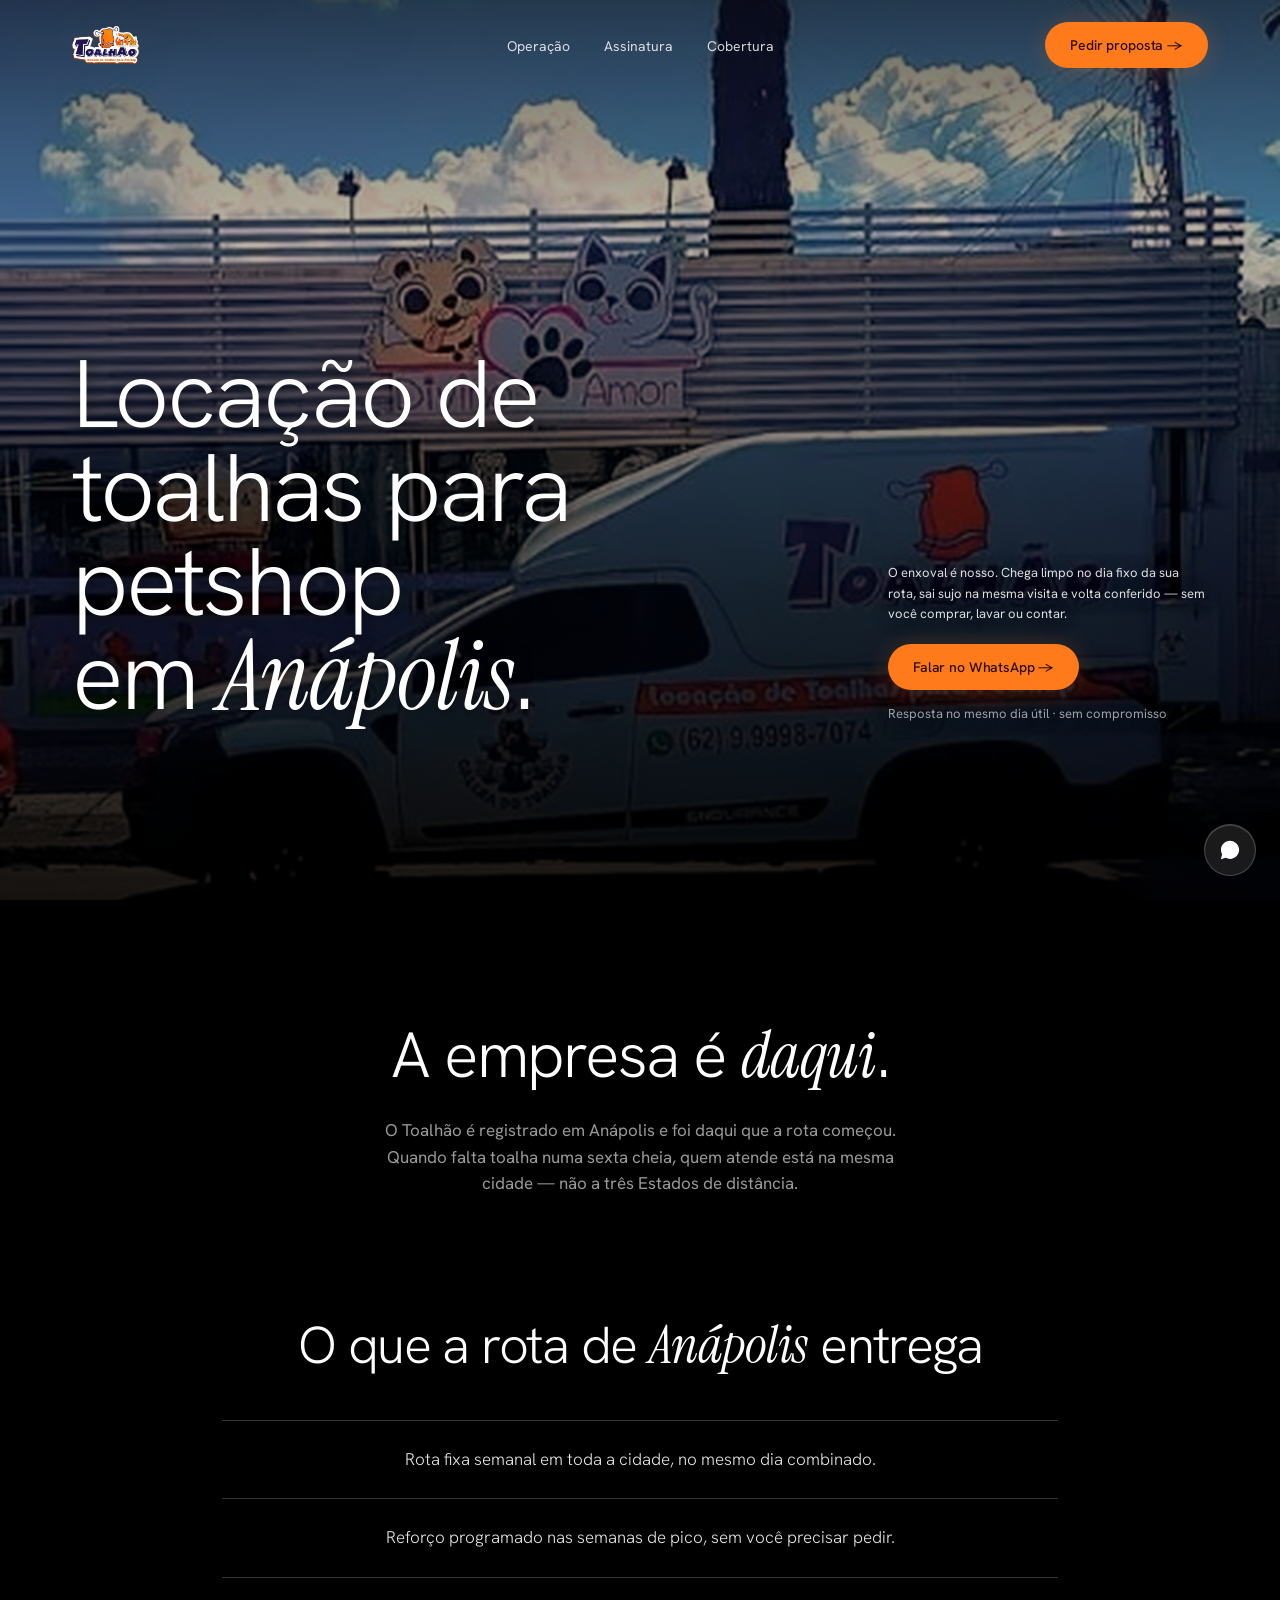
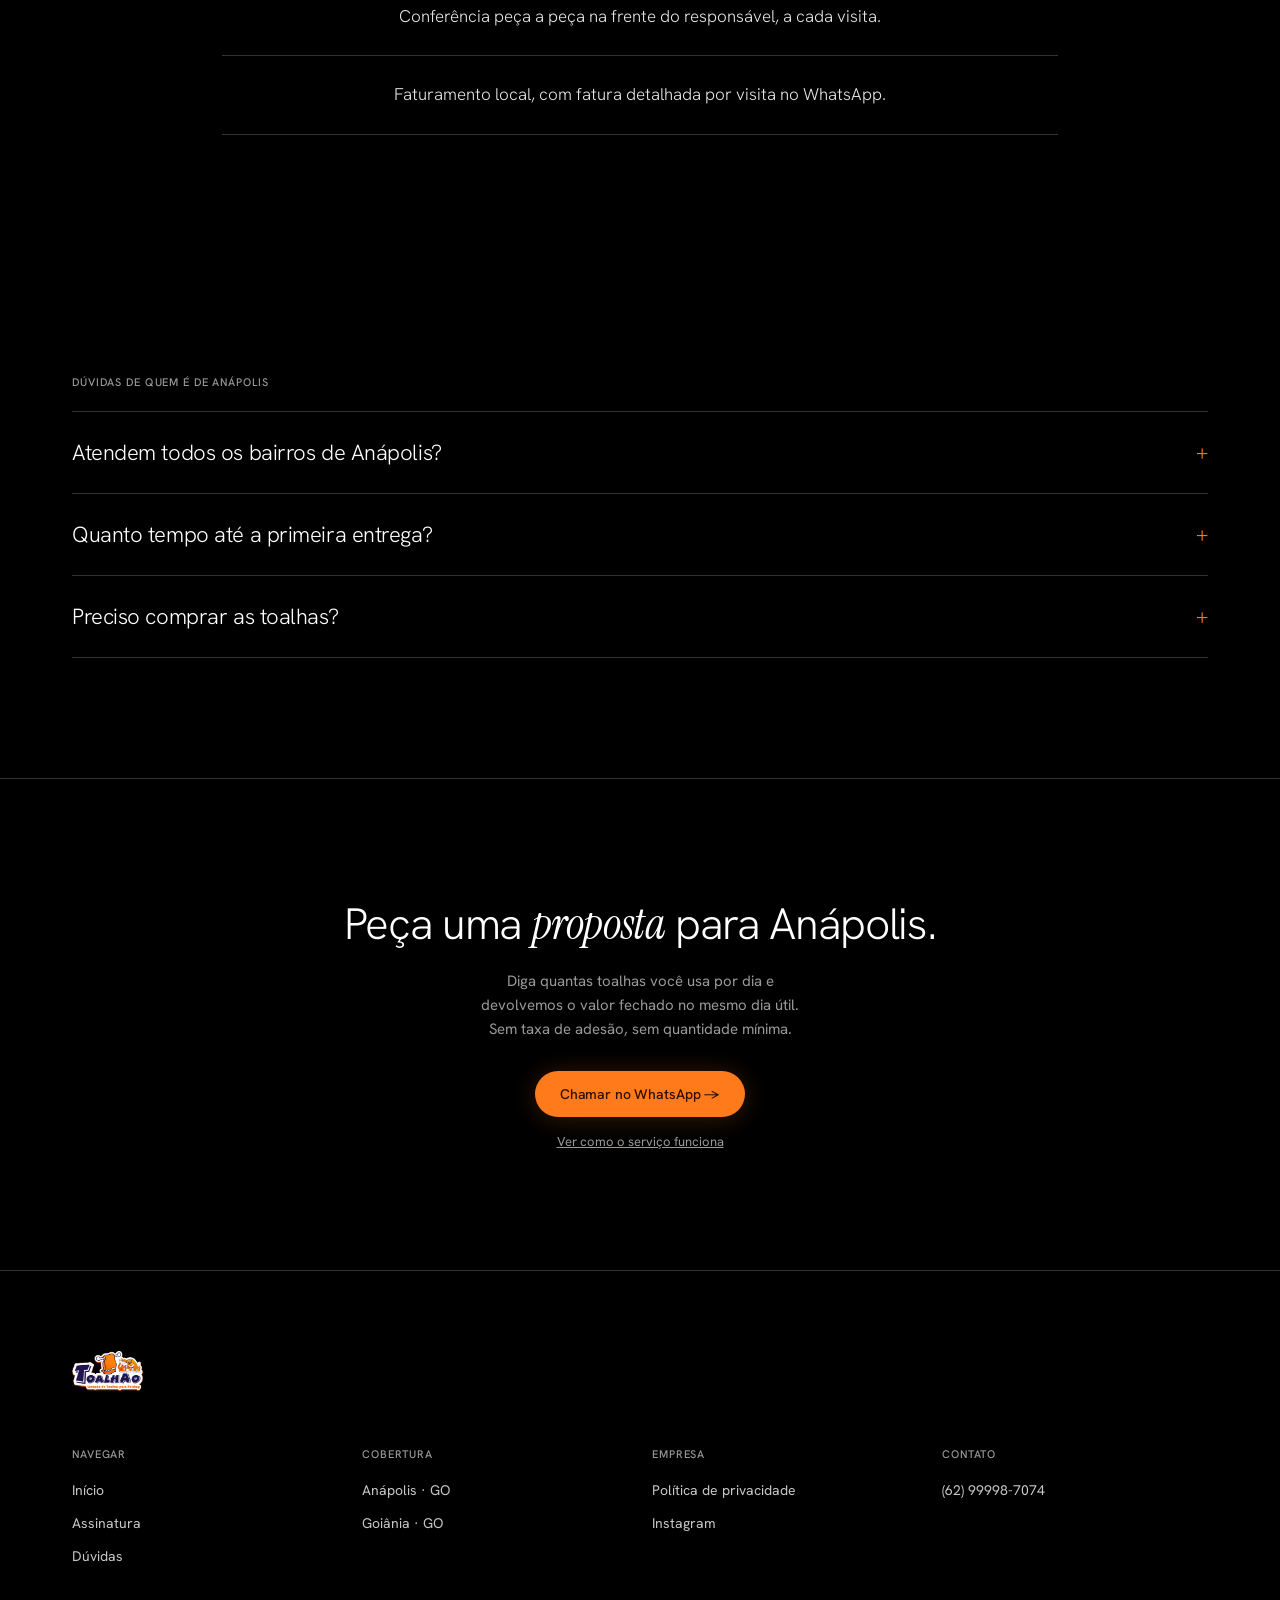
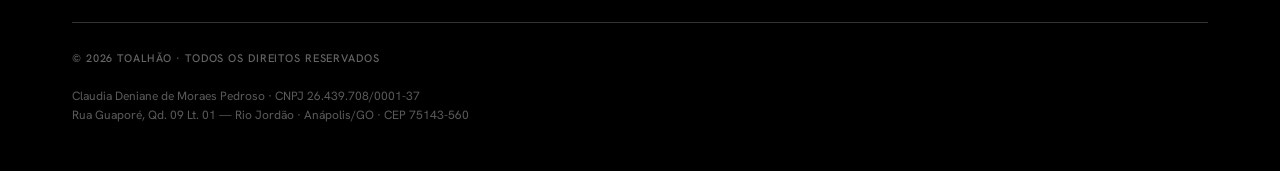
<file: anapolis/index.html>
<!DOCTYPE html>
<html lang="pt-BR">
<head>
<meta charset="UTF-8">
<meta name="viewport" content="width=device-width, initial-scale=1, viewport-fit=cover">
<title>Locação de Toalhas para Petshop em Anápolis | Toalhão</title>
<meta name="description" content="Aluguel de toalhas higienizadas para petshops, clínicas veterinárias e banho e tosa em Anápolis. Rota fixa semanal, sem taxa de adesão e sem quantidade mínima.">
<link rel="canonical" href="https://www.toalhao.com/anapolis/">
<meta name="robots" content="index,follow,max-image-preview:large,max-snippet:-1">
<meta property="og:type" content="website">
<meta property="og:site_name" content="Toalhão">
<meta property="og:locale" content="pt_BR">
<meta property="og:url" content="https://www.toalhao.com/anapolis/">
<meta property="og:title" content="Locação de toalhas para petshop em Anápolis">
<meta property="og:description" content="Aluguel de toalhas higienizadas para petshops, clínicas veterinárias e banho e tosa em Anápolis. Rota fixa semanal, sem taxa de adesão e sem quantidade mínima.">
<meta property="og:image" content="https://www.toalhao.com/images/og-card.jpg">
<meta property="og:image:width" content="1200">
<meta property="og:image:height" content="630">
<meta name="twitter:card" content="summary_large_image">
<link rel="icon" href="/images/favicon.png" type="image/png">
<link rel="icon" href="/images/favicon.ico" sizes="16x16 32x32 48x48">
<link rel="apple-touch-icon" href="/images/apple-touch-icon.png">
<meta name="theme-color" content="#000000">
<link rel="preconnect" href="https://fonts.googleapis.com">
<link rel="preconnect" href="https://fonts.gstatic.com" crossorigin>
<link href="https://fonts.googleapis.com/css2?family=Hanken+Grotesk:wght@300;400;500&family=Instrument+Serif:ital@1&display=swap" rel="stylesheet">
<link rel="stylesheet" href="/styles.css">
<script type="application/ld+json">
{
  "@context": "https://schema.org",
  "@graph": [
    {
      "@type": "Service",
      "@id": "https://www.toalhao.com/anapolis/#servico",
      "name": "Locação de toalhas para petshop em Anápolis",
      "serviceType": "Locação e higienização de toalhas",
      "provider": {
        "@type": "DryCleaningOrLaundry",
        "@id": "https://www.toalhao.com/#negocio",
        "name": "Toalhão",
        "telephone": "+55-62-99998-7074",
        "url": "https://www.toalhao.com/"
      },
      "areaServed": {
        "@type": "City",
        "name": "Anápolis",
        "addressRegion": "GO",
        "addressCountry": "BR"
      },
      "audience": {
        "@type": "BusinessAudience",
        "name": "Petshops, clínicas veterinárias e banho e tosa"
      },
      "description": "Aluguel de toalhas higienizadas para petshops, clínicas veterinárias e banho e tosa em Anápolis. Rota fixa semanal, sem taxa de adesão e sem quantidade mínima."
    },
    {
      "@type": "BreadcrumbList",
      "itemListElement": [
        {
          "@type": "ListItem",
          "position": 1,
          "name": "Início",
          "item": "https://www.toalhao.com/"
        },
        {
          "@type": "ListItem",
          "position": 2,
          "name": "Anápolis",
          "item": "https://www.toalhao.com/anapolis/"
        }
      ]
    },
    {
      "@type": "FAQPage",
      "mainEntity": [
        {
          "@type": "Question",
          "name": "Atendem todos os bairros de Anápolis?",
          "acceptedAnswer": {
            "@type": "Answer",
            "text": "A rota cobre a cidade toda. O dia da semana varia conforme a região, e ele é definido junto com você na proposta — depois disso não muda."
          }
        },
        {
          "@type": "Question",
          "name": "Quanto tempo até a primeira entrega?",
          "acceptedAnswer": {
            "@type": "Answer",
            "text": "Depois de fechada a proposta, o lote inicial entra na próxima passagem da rota da sua região. Não há espera por fabricação nem por compra de enxoval, porque as toalhas já são nossas."
          }
        },
        {
          "@type": "Question",
          "name": "Preciso comprar as toalhas?",
          "acceptedAnswer": {
            "@type": "Answer",
            "text": "Não. O enxoval é do Toalhão. Você recebe os lotes prontos e devolve os usados na visita seguinte, sem investimento inicial e sem custo de reposição por desgaste."
          }
        }
      ]
    }
  ]
}
</script>
</head>
<body>

<header id="hdr">
  <nav>
    <a class="brand" href="/" aria-label="Toalhão, início"><img src="/images/logo-badge.png" alt="Toalhão"></a>
    <ul class="nav-mid">
      <li><a href="/#operacao">Operação</a></li>
      <li><a href="/#assinatura">Assinatura</a></li>
      <li><a href="/#cobertura">Cobertura</a></li>
    </ul>
    <div class="nav-end">
      <a class="btn btn-accent nav-cta" href="#contato">Pedir proposta →</a>
      <button class="nav-toggle" id="navToggle" aria-label="Abrir menu" aria-expanded="false">
        <svg width="18" height="18" viewBox="0 0 24 24" fill="none" stroke="currentColor" stroke-width="1.6" stroke-linecap="round"><path d="M4 8h16M4 16h16"/></svg>
      </button>
    </div>
  </nav>
  <div class="nav-sheet" id="navSheet">
    <a href="/#operacao">Operação</a>
    <a href="/#assinatura">Assinatura</a>
    <a href="/#cobertura">Cobertura</a>
    <a href="/#duvidas">Dúvidas</a>
    <a class="btn btn-accent" href="#contato">Pedir proposta →</a>
  </div>
</header>

<section class="hero hero-city" id="top">
  <img src="/images/cobertura-anapolis.jpg" alt="Veículo do Toalhão em atendimento na porta de um petshop em Anápolis"
       style="position:absolute;inset:0;width:100%;height:100%;object-fit:cover;filter:saturate(.88) contrast(1.04) brightness(.9);">
  <div class="wrap">
    <div class="hero-row">
      <h1>Locação de toalhas para petshop em <em>Anápolis</em>.</h1>
      <div class="hero-aside">
        <p>O enxoval é nosso. Chega limpo no dia fixo da sua rota, sai sujo na mesma visita e volta conferido — sem você comprar, lavar ou contar.</p>
        <div class="hero-cta">
          <a class="btn btn-accent" href="https://wa.me/5562999987074?text=Ol%C3%A1%21%20Tenho%20um%20petshop%20em%20An%C3%A1polis%20e%20quero%20uma%20proposta%20de%20loca%C3%A7%C3%A3o%20de%20toalhas." target="_blank" rel="noopener">Falar no WhatsApp →</a>
        </div>
        <p class="hero-micro">Resposta no mesmo dia útil · sem compromisso</p>
      </div>
    </div>
  </div>
</section>

<section class="statement">
  <div class="wrap">
    <h2>A empresa é <em>daqui</em>.</h2>
    <p class="sub">O Toalhão é registrado em Anápolis e foi daqui que a rota começou. Quando falta toalha numa sexta cheia, quem atende está na mesma cidade — não a três Estados de distância.</p>
  </div>
</section>

<section class="beliefs" style="padding-top:0;">
  <div class="wrap">
    <h2>O que a rota de <em>Anápolis</em> entrega</h2>
    <ul class="rv-group">
      <li class="rv">Rota fixa semanal em toda a cidade, no mesmo dia combinado.</li>
      <li class="rv">Reforço programado nas semanas de pico, sem você precisar pedir.</li>
      <li class="rv">Conferência peça a peça na frente do responsável, a cada visita.</li>
      <li class="rv">Faturamento local, com fatura detalhada por visita no WhatsApp.</li>
    </ul>
  </div>
</section>

<section id="duvidas">
  <div class="wrap">
    <p class="label" style="margin-bottom:22px;">Dúvidas de quem é de Anápolis</p>
    <div class="faq">
      <div class="faq-item"><button class="faq-q">Atendem todos os bairros de Anápolis?<span class="pm">+</span></button><div class="faq-a"><p>A rota cobre a cidade toda. O dia da semana varia conforme a região, e ele é definido junto com você na proposta — depois disso não muda.</p></div></div>
      <div class="faq-item"><button class="faq-q">Quanto tempo até a primeira entrega?<span class="pm">+</span></button><div class="faq-a"><p>Depois de fechada a proposta, o lote inicial entra na próxima passagem da rota da sua região. Não há espera por fabricação nem por compra de enxoval, porque as toalhas já são nossas.</p></div></div>
      <div class="faq-item"><button class="faq-q">Preciso comprar as toalhas?<span class="pm">+</span></button><div class="faq-a"><p>Não. O enxoval é do Toalhão. Você recebe os lotes prontos e devolve os usados na visita seguinte, sem investimento inicial e sem custo de reposição por desgaste.</p></div></div>
    </div>
  </div>
</section>

<section class="contact" id="contato">
  <div class="wrap" style="max-width:760px;text-align:center;">
    <h2>Peça uma <em>proposta</em> para Anápolis.</h2>
    <p class="sub" style="margin:20px auto 0;">Diga quantas toalhas você usa por dia e devolvemos o valor fechado no mesmo dia útil. Sem taxa de adesão, sem quantidade mínima.</p>
    <a class="btn btn-accent" style="margin-top:30px;" href="https://wa.me/5562999987074?text=Ol%C3%A1%21%20Tenho%20um%20petshop%20em%20An%C3%A1polis%20e%20quero%20uma%20proposta%20de%20loca%C3%A7%C3%A3o%20de%20toalhas." target="_blank" rel="noopener">Chamar no WhatsApp →</a>
    <p class="closing-micro"><a href="/" style="color:var(--smoke);text-decoration:underline;">Ver como o serviço funciona</a></p>
  </div>
</section>

<footer>
  <div class="wrap">
    <div class="foot-brand"><img src="/images/logo-badge.png" alt="Toalhão"></div>
    <div class="foot-grid">
      <div class="foot-col"><h4>Navegar</h4><ul>
        <li><a href="/">Início</a></li>
        <li><a href="/#assinatura">Assinatura</a></li>
        <li><a href="/#duvidas">Dúvidas</a></li>
      </ul></div>
      <div class="foot-col"><h4>Cobertura</h4><ul>
        <li><a href="/anapolis/">Anápolis · GO</a></li>
        <li><a href="/goiania/">Goiânia · GO</a></li>
      </ul></div>
      <div class="foot-col"><h4>Empresa</h4><ul>
        <li><a href="/privacidade.html">Política de privacidade</a></li>
        <li><a href="https://www.instagram.com/toalhao_toalheiro" target="_blank" rel="noopener">Instagram</a></li>
      </ul></div>
      <div class="foot-col"><h4>Contato</h4><ul>
        <li><a href="https://wa.me/5562999987074" target="_blank" rel="noopener">(62) 99998-7074</a></li>
      </ul></div>
    </div>
    <div class="foot-bottom">
      <span class="label">© 2026 Toalhão · Todos os direitos reservados</span>
    </div>
    <p class="foot-legal foot-id">
      Claudia Deniane de Moraes Pedroso · CNPJ 26.439.708/0001-37<br>
      Rua Guaporé, Qd. 09 Lt. 01 — Rio Jordão · Anápolis/GO · CEP 75143-560
    </p>
  </div>
</footer>

<a class="fab" href="https://wa.me/5562999987074?text=Ol%C3%A1%21%20Tenho%20um%20petshop%20em%20An%C3%A1polis%20e%20quero%20uma%20proposta%20de%20loca%C3%A7%C3%A3o%20de%20toalhas." target="_blank" rel="noopener" aria-label="WhatsApp">
  <svg width="22" height="22" viewBox="0 0 24 24" fill="currentColor"><path d="M12.04 2C6.58 2 2.13 6.45 2.13 11.91c0 1.75.46 3.39 1.26 4.81L2 22l5.4-1.42a9.87 9.87 0 0 0 4.64 1.18c5.46 0 9.9-4.45 9.9-9.91 0-2.65-1.03-5.14-2.9-7.01A9.82 9.82 0 0 0 12.04 2z"/></svg>
</a>

<script>
  (function(){
    var h=document.getElementById('hdr');
    var f=function(){ h.classList.toggle('solid', window.scrollY>10); };
    f(); window.addEventListener('scroll', f, {passive:true});
  })();
  (function(){
    var t=document.getElementById('navToggle'), s=document.getElementById('navSheet');
    if(!t) return;
    t.addEventListener('click', function(){
      var open=s.classList.toggle('open');
      t.setAttribute('aria-expanded', String(open));
    });
    s.querySelectorAll('a').forEach(function(a){
      a.addEventListener('click', function(){ s.classList.remove('open'); });
    });
  })();
  (function(){
    var els=document.querySelectorAll('.rv, .statement h2, .statement p.sub, .faq-item');
    els.forEach(function(e){ e.classList.add('rv'); });
    if(!('IntersectionObserver' in window)){ els.forEach(function(e){e.classList.add('in');}); return; }
    var io=new IntersectionObserver(function(en){ en.forEach(function(x){
      if(x.isIntersecting){ x.target.classList.add('in'); io.unobserve(x.target); } });
    }, {threshold:.06, rootMargin:'0px 0px -40px 0px'});
    els.forEach(function(e){ io.observe(e); });
  })();
  document.querySelectorAll('.faq-item').forEach(function(item){
    var q=item.querySelector('.faq-q'), a=item.querySelector('.faq-a');
    q.addEventListener('click', function(){
      var open=item.classList.contains('open');
      document.querySelectorAll('.faq-item.open').forEach(function(o){
        o.classList.remove('open'); o.querySelector('.faq-a').style.maxHeight=null; });
      if(!open){ item.classList.add('open'); a.style.maxHeight=a.scrollHeight+'px'; }
    });
  });
</script>
</body>
</html>
</file>
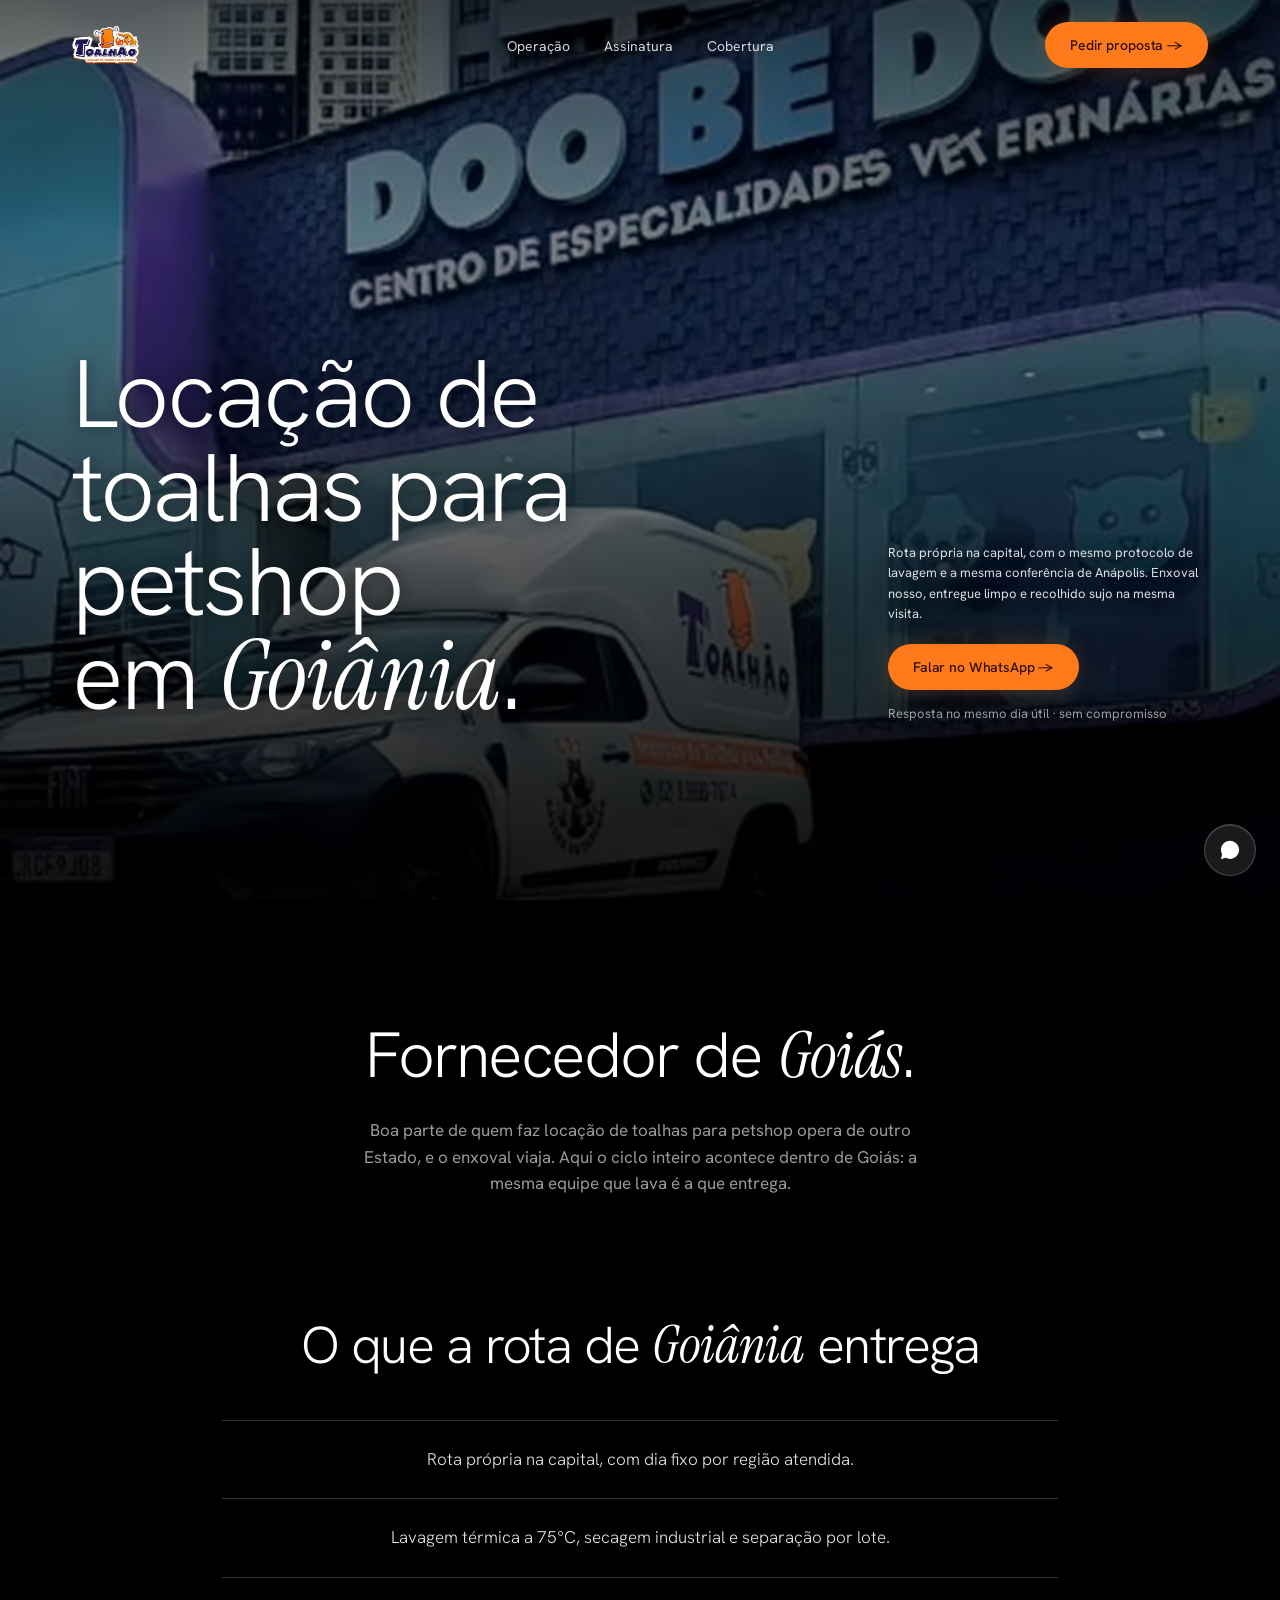
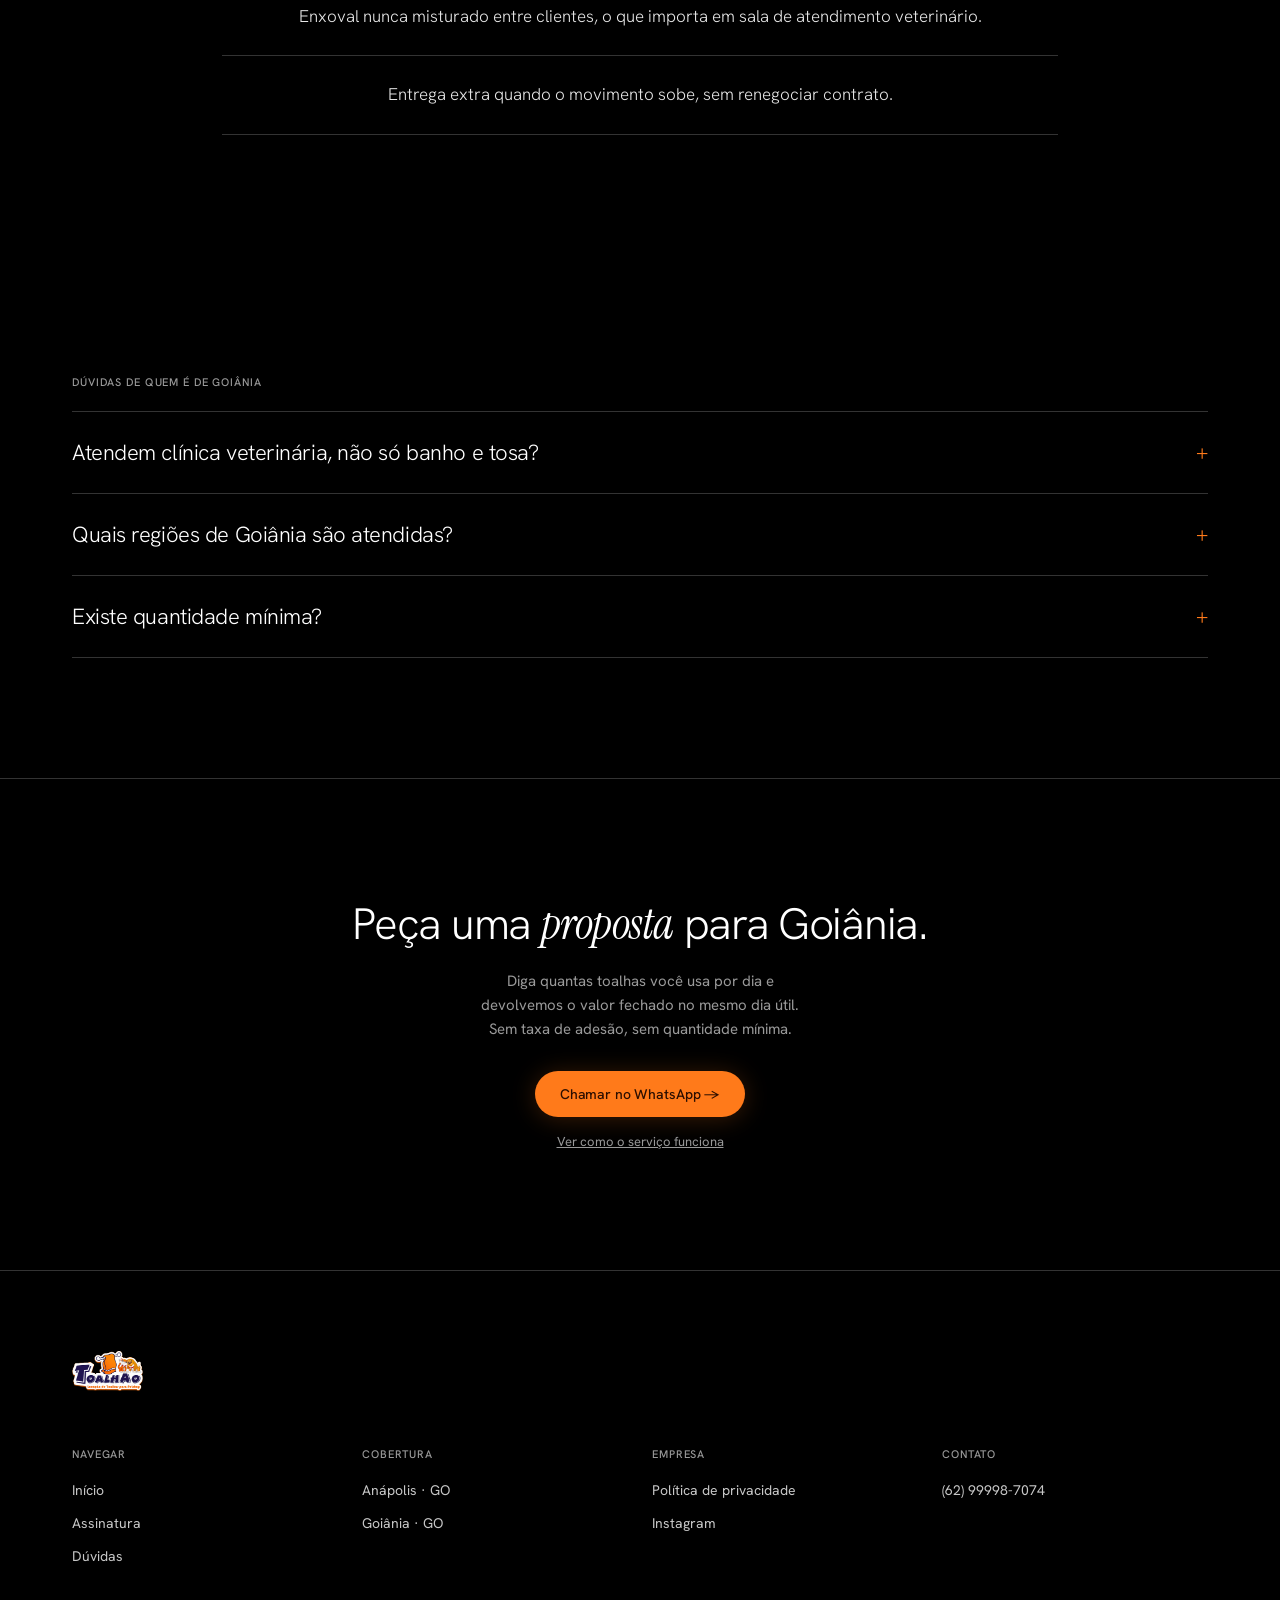
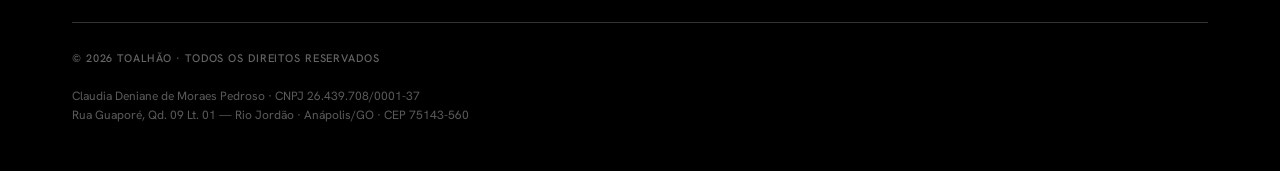
<file: goiania/index.html>
<!DOCTYPE html>
<html lang="pt-BR">
<head>
<meta charset="UTF-8">
<meta name="viewport" content="width=device-width, initial-scale=1, viewport-fit=cover">
<title>Locação de Toalhas para Petshop em Goiânia | Toalhão</title>
<meta name="description" content="Aluguel de toalhas higienizadas para petshops, clínicas veterinárias e banho e tosa em Goiânia. Rota própria, lavagem térmica a 75°C e conferência a cada visita.">
<link rel="canonical" href="https://www.toalhao.com/goiania/">
<meta name="robots" content="index,follow,max-image-preview:large,max-snippet:-1">
<meta property="og:type" content="website">
<meta property="og:site_name" content="Toalhão">
<meta property="og:locale" content="pt_BR">
<meta property="og:url" content="https://www.toalhao.com/goiania/">
<meta property="og:title" content="Locação de toalhas para petshop em Goiânia">
<meta property="og:description" content="Aluguel de toalhas higienizadas para petshops, clínicas veterinárias e banho e tosa em Goiânia. Rota própria, lavagem térmica a 75°C e conferência a cada visita.">
<meta property="og:image" content="https://www.toalhao.com/images/og-card.jpg">
<meta property="og:image:width" content="1200">
<meta property="og:image:height" content="630">
<meta name="twitter:card" content="summary_large_image">
<link rel="icon" href="/images/favicon.png" type="image/png">
<link rel="icon" href="/images/favicon.ico" sizes="16x16 32x32 48x48">
<link rel="apple-touch-icon" href="/images/apple-touch-icon.png">
<meta name="theme-color" content="#000000">
<link rel="preconnect" href="https://fonts.googleapis.com">
<link rel="preconnect" href="https://fonts.gstatic.com" crossorigin>
<link href="https://fonts.googleapis.com/css2?family=Hanken+Grotesk:wght@300;400;500&family=Instrument+Serif:ital@1&display=swap" rel="stylesheet">
<link rel="stylesheet" href="/styles.css">
<script type="application/ld+json">
{
  "@context": "https://schema.org",
  "@graph": [
    {
      "@type": "Service",
      "@id": "https://www.toalhao.com/goiania/#servico",
      "name": "Locação de toalhas para petshop em Goiânia",
      "serviceType": "Locação e higienização de toalhas",
      "provider": {
        "@type": "DryCleaningOrLaundry",
        "@id": "https://www.toalhao.com/#negocio",
        "name": "Toalhão",
        "telephone": "+55-62-99998-7074",
        "url": "https://www.toalhao.com/"
      },
      "areaServed": {
        "@type": "City",
        "name": "Goiânia",
        "addressRegion": "GO",
        "addressCountry": "BR"
      },
      "audience": {
        "@type": "BusinessAudience",
        "name": "Petshops, clínicas veterinárias e banho e tosa"
      },
      "description": "Aluguel de toalhas higienizadas para petshops, clínicas veterinárias e banho e tosa em Goiânia. Rota própria, lavagem térmica a 75°C e conferência a cada visita."
    },
    {
      "@type": "BreadcrumbList",
      "itemListElement": [
        {
          "@type": "ListItem",
          "position": 1,
          "name": "Início",
          "item": "https://www.toalhao.com/"
        },
        {
          "@type": "ListItem",
          "position": 2,
          "name": "Goiânia",
          "item": "https://www.toalhao.com/goiania/"
        }
      ]
    },
    {
      "@type": "FAQPage",
      "mainEntity": [
        {
          "@type": "Question",
          "name": "Atendem clínica veterinária, não só banho e tosa?",
          "acceptedAnswer": {
            "@type": "Answer",
            "text": "Sim, e o protocolo é o mesmo: lavagem térmica a 75°C, secagem industrial e separação por lote, sem misturar enxoval entre clientes. É o padrão que uma sala de atendimento exige."
          }
        },
        {
          "@type": "Question",
          "name": "Quais regiões de Goiânia são atendidas?",
          "acceptedAnswer": {
            "@type": "Answer",
            "text": "A rota está ativa na região central e sul, e avaliamos as demais conforme o volume. Se a sua região ainda não estiver na rota, chame no WhatsApp que a gente avalia a inclusão."
          }
        },
        {
          "@type": "Question",
          "name": "Existe quantidade mínima?",
          "acceptedAnswer": {
            "@type": "Answer",
            "text": "Não. A rota é dimensionada pelo seu movimento real: se você usa vinte toalhas por dia, é para vinte que ela é montada. Não há pacote mínimo para começar."
          }
        }
      ]
    }
  ]
}
</script>
</head>
<body>

<header id="hdr">
  <nav>
    <a class="brand" href="/" aria-label="Toalhão, início"><img src="/images/logo-badge.png" alt="Toalhão"></a>
    <ul class="nav-mid">
      <li><a href="/#operacao">Operação</a></li>
      <li><a href="/#assinatura">Assinatura</a></li>
      <li><a href="/#cobertura">Cobertura</a></li>
    </ul>
    <div class="nav-end">
      <a class="btn btn-accent nav-cta" href="#contato">Pedir proposta →</a>
      <button class="nav-toggle" id="navToggle" aria-label="Abrir menu" aria-expanded="false">
        <svg width="18" height="18" viewBox="0 0 24 24" fill="none" stroke="currentColor" stroke-width="1.6" stroke-linecap="round"><path d="M4 8h16M4 16h16"/></svg>
      </button>
    </div>
  </nav>
  <div class="nav-sheet" id="navSheet">
    <a href="/#operacao">Operação</a>
    <a href="/#assinatura">Assinatura</a>
    <a href="/#cobertura">Cobertura</a>
    <a href="/#duvidas">Dúvidas</a>
    <a class="btn btn-accent" href="#contato">Pedir proposta →</a>
  </div>
</header>

<section class="hero hero-city" id="top">
  <img src="/images/cobertura-goiania.jpg" alt="Veículo do Toalhão em atendimento na porta de um centro veterinário em Goiânia"
       style="position:absolute;inset:0;width:100%;height:100%;object-fit:cover;filter:saturate(.88) contrast(1.04) brightness(.9);">
  <div class="wrap">
    <div class="hero-row">
      <h1>Locação de toalhas para petshop em <em>Goiânia</em>.</h1>
      <div class="hero-aside">
        <p>Rota própria na capital, com o mesmo protocolo de lavagem e a mesma conferência de Anápolis. Enxoval nosso, entregue limpo e recolhido sujo na mesma visita.</p>
        <div class="hero-cta">
          <a class="btn btn-accent" href="https://wa.me/5562999987074?text=Ol%C3%A1%21%20Tenho%20um%20petshop%20em%20Goi%C3%A2nia%20e%20quero%20uma%20proposta%20de%20loca%C3%A7%C3%A3o%20de%20toalhas." target="_blank" rel="noopener">Falar no WhatsApp →</a>
        </div>
        <p class="hero-micro">Resposta no mesmo dia útil · sem compromisso</p>
      </div>
    </div>
  </div>
</section>

<section class="statement">
  <div class="wrap">
    <h2>Fornecedor de <em>Goiás</em>.</h2>
    <p class="sub">Boa parte de quem faz locação de toalhas para petshop opera de outro Estado, e o enxoval viaja. Aqui o ciclo inteiro acontece dentro de Goiás: a mesma equipe que lava é a que entrega.</p>
  </div>
</section>

<section class="beliefs" style="padding-top:0;">
  <div class="wrap">
    <h2>O que a rota de <em>Goiânia</em> entrega</h2>
    <ul class="rv-group">
      <li class="rv">Rota própria na capital, com dia fixo por região atendida.</li>
      <li class="rv">Lavagem térmica a 75°C, secagem industrial e separação por lote.</li>
      <li class="rv">Enxoval nunca misturado entre clientes, o que importa em sala de atendimento veterinário.</li>
      <li class="rv">Entrega extra quando o movimento sobe, sem renegociar contrato.</li>
    </ul>
  </div>
</section>

<section id="duvidas">
  <div class="wrap">
    <p class="label" style="margin-bottom:22px;">Dúvidas de quem é de Goiânia</p>
    <div class="faq">
      <div class="faq-item"><button class="faq-q">Atendem clínica veterinária, não só banho e tosa?<span class="pm">+</span></button><div class="faq-a"><p>Sim, e o protocolo é o mesmo: lavagem térmica a 75°C, secagem industrial e separação por lote, sem misturar enxoval entre clientes. É o padrão que uma sala de atendimento exige.</p></div></div>
      <div class="faq-item"><button class="faq-q">Quais regiões de Goiânia são atendidas?<span class="pm">+</span></button><div class="faq-a"><p>A rota está ativa na região central e sul, e avaliamos as demais conforme o volume. Se a sua região ainda não estiver na rota, chame no WhatsApp que a gente avalia a inclusão.</p></div></div>
      <div class="faq-item"><button class="faq-q">Existe quantidade mínima?<span class="pm">+</span></button><div class="faq-a"><p>Não. A rota é dimensionada pelo seu movimento real: se você usa vinte toalhas por dia, é para vinte que ela é montada. Não há pacote mínimo para começar.</p></div></div>
    </div>
  </div>
</section>

<section class="contact" id="contato">
  <div class="wrap" style="max-width:760px;text-align:center;">
    <h2>Peça uma <em>proposta</em> para Goiânia.</h2>
    <p class="sub" style="margin:20px auto 0;">Diga quantas toalhas você usa por dia e devolvemos o valor fechado no mesmo dia útil. Sem taxa de adesão, sem quantidade mínima.</p>
    <a class="btn btn-accent" style="margin-top:30px;" href="https://wa.me/5562999987074?text=Ol%C3%A1%21%20Tenho%20um%20petshop%20em%20Goi%C3%A2nia%20e%20quero%20uma%20proposta%20de%20loca%C3%A7%C3%A3o%20de%20toalhas." target="_blank" rel="noopener">Chamar no WhatsApp →</a>
    <p class="closing-micro"><a href="/" style="color:var(--smoke);text-decoration:underline;">Ver como o serviço funciona</a></p>
  </div>
</section>

<footer>
  <div class="wrap">
    <div class="foot-brand"><img src="/images/logo-badge.png" alt="Toalhão"></div>
    <div class="foot-grid">
      <div class="foot-col"><h4>Navegar</h4><ul>
        <li><a href="/">Início</a></li>
        <li><a href="/#assinatura">Assinatura</a></li>
        <li><a href="/#duvidas">Dúvidas</a></li>
      </ul></div>
      <div class="foot-col"><h4>Cobertura</h4><ul>
        <li><a href="/anapolis/">Anápolis · GO</a></li>
        <li><a href="/goiania/">Goiânia · GO</a></li>
      </ul></div>
      <div class="foot-col"><h4>Empresa</h4><ul>
        <li><a href="/privacidade.html">Política de privacidade</a></li>
        <li><a href="https://www.instagram.com/toalhao_toalheiro" target="_blank" rel="noopener">Instagram</a></li>
      </ul></div>
      <div class="foot-col"><h4>Contato</h4><ul>
        <li><a href="https://wa.me/5562999987074" target="_blank" rel="noopener">(62) 99998-7074</a></li>
      </ul></div>
    </div>
    <div class="foot-bottom">
      <span class="label">© 2026 Toalhão · Todos os direitos reservados</span>
    </div>
    <p class="foot-legal foot-id">
      Claudia Deniane de Moraes Pedroso · CNPJ 26.439.708/0001-37<br>
      Rua Guaporé, Qd. 09 Lt. 01 — Rio Jordão · Anápolis/GO · CEP 75143-560
    </p>
  </div>
</footer>

<a class="fab" href="https://wa.me/5562999987074?text=Ol%C3%A1%21%20Tenho%20um%20petshop%20em%20Goi%C3%A2nia%20e%20quero%20uma%20proposta%20de%20loca%C3%A7%C3%A3o%20de%20toalhas." target="_blank" rel="noopener" aria-label="WhatsApp">
  <svg width="22" height="22" viewBox="0 0 24 24" fill="currentColor"><path d="M12.04 2C6.58 2 2.13 6.45 2.13 11.91c0 1.75.46 3.39 1.26 4.81L2 22l5.4-1.42a9.87 9.87 0 0 0 4.64 1.18c5.46 0 9.9-4.45 9.9-9.91 0-2.65-1.03-5.14-2.9-7.01A9.82 9.82 0 0 0 12.04 2z"/></svg>
</a>

<script>
  (function(){
    var h=document.getElementById('hdr');
    var f=function(){ h.classList.toggle('solid', window.scrollY>10); };
    f(); window.addEventListener('scroll', f, {passive:true});
  })();
  (function(){
    var t=document.getElementById('navToggle'), s=document.getElementById('navSheet');
    if(!t) return;
    t.addEventListener('click', function(){
      var open=s.classList.toggle('open');
      t.setAttribute('aria-expanded', String(open));
    });
    s.querySelectorAll('a').forEach(function(a){
      a.addEventListener('click', function(){ s.classList.remove('open'); });
    });
  })();
  (function(){
    var els=document.querySelectorAll('.rv, .statement h2, .statement p.sub, .faq-item');
    els.forEach(function(e){ e.classList.add('rv'); });
    if(!('IntersectionObserver' in window)){ els.forEach(function(e){e.classList.add('in');}); return; }
    var io=new IntersectionObserver(function(en){ en.forEach(function(x){
      if(x.isIntersecting){ x.target.classList.add('in'); io.unobserve(x.target); } });
    }, {threshold:.06, rootMargin:'0px 0px -40px 0px'});
    els.forEach(function(e){ io.observe(e); });
  })();
  document.querySelectorAll('.faq-item').forEach(function(item){
    var q=item.querySelector('.faq-q'), a=item.querySelector('.faq-a');
    q.addEventListener('click', function(){
      var open=item.classList.contains('open');
      document.querySelectorAll('.faq-item.open').forEach(function(o){
        o.classList.remove('open'); o.querySelector('.faq-a').style.maxHeight=null; });
      if(!open){ item.classList.add('open'); a.style.maxHeight=a.scrollHeight+'px'; }
    });
  });
</script>
</body>
</html>
</file>
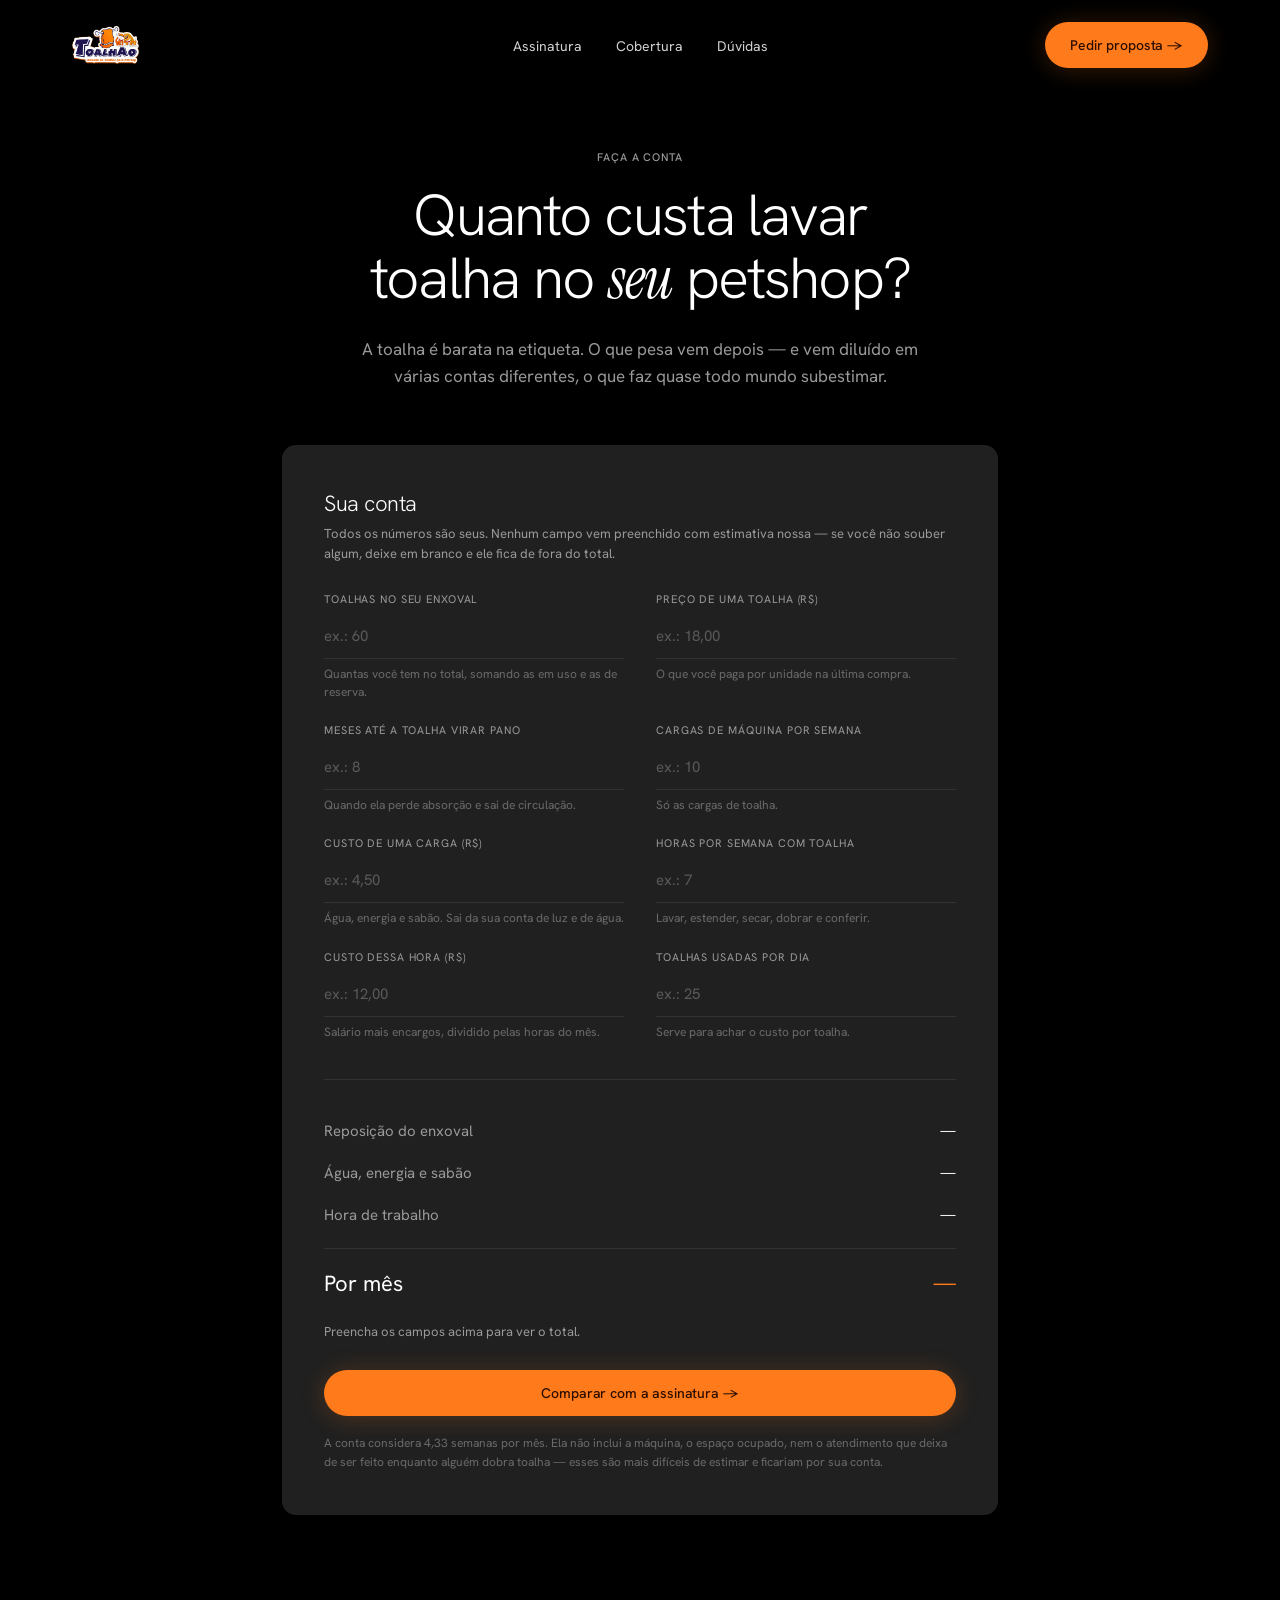
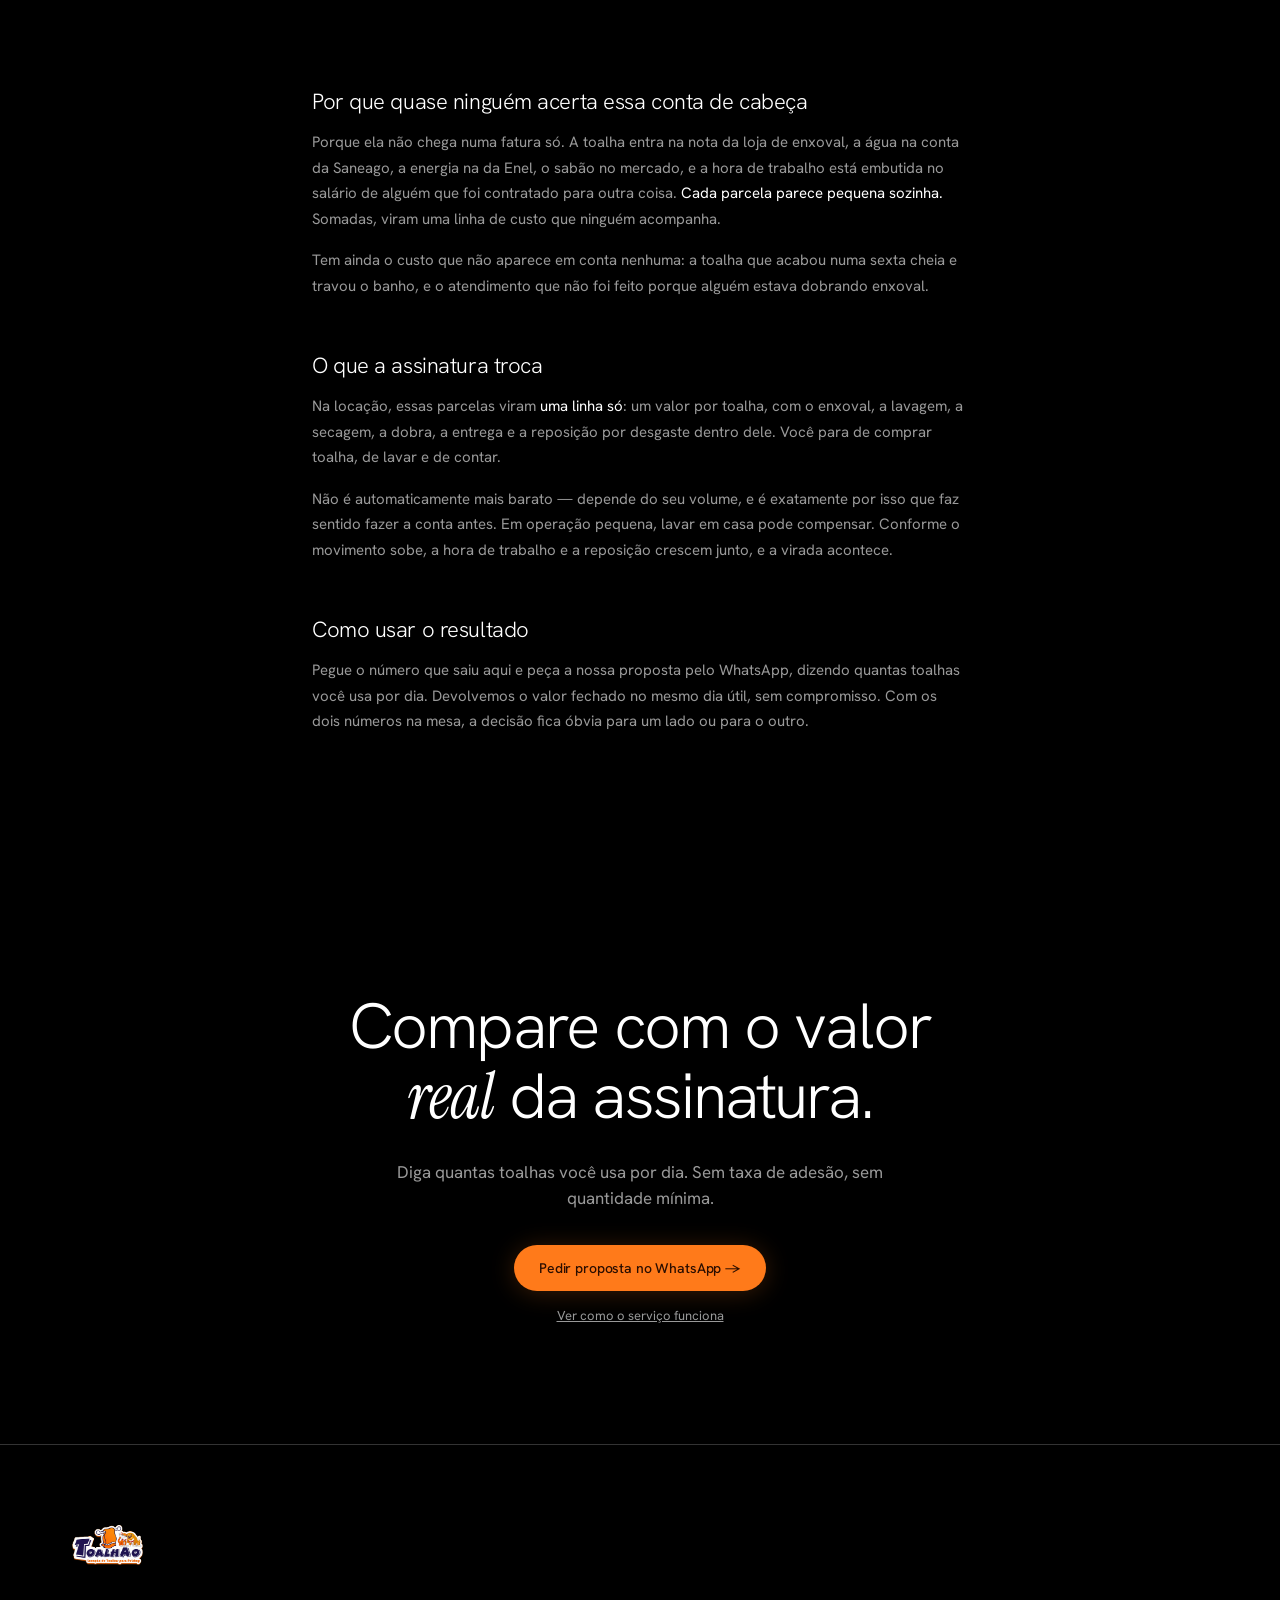
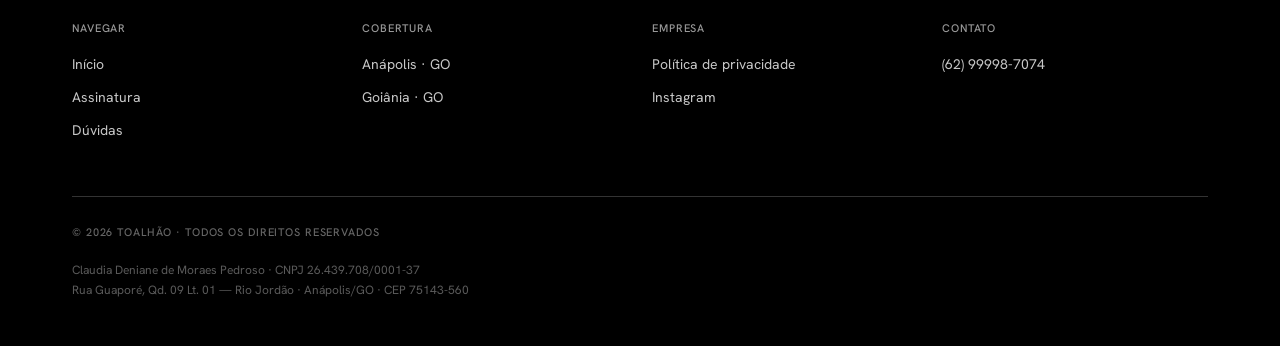
<file: quanto-custa-lavar-toalha/index.html>
<!DOCTYPE html>
<html lang="pt-BR">
<head>
<meta charset="UTF-8">
<meta name="viewport" content="width=device-width, initial-scale=1, viewport-fit=cover">
<title>Quanto custa lavar toalha no seu petshop? Calculadora | Toalhão</title>
<meta name="description" content="Calcule o custo mensal de lavar toalha no próprio petshop: enxoval, água, energia, sabão e hora de trabalho. Você põe os seus números — nada é estimado por nós.">
<link rel="canonical" href="https://www.toalhao.com/quanto-custa-lavar-toalha/">
<meta name="robots" content="index,follow,max-image-preview:large,max-snippet:-1">
<meta property="og:type" content="article">
<meta property="og:site_name" content="Toalhão">
<meta property="og:locale" content="pt_BR">
<meta property="og:url" content="https://www.toalhao.com/quanto-custa-lavar-toalha/">
<meta property="og:title" content="Quanto custa lavar toalha no seu petshop?">
<meta property="og:description" content="A toalha barata na etiqueta pode ser cara no fim do mês. Faça a conta com os seus próprios números.">
<meta property="og:image" content="https://www.toalhao.com/images/og-card.jpg">
<meta name="twitter:card" content="summary_large_image">
<link rel="icon" href="/images/favicon.png" type="image/png">
<link rel="icon" href="/images/favicon.ico" sizes="16x16 32x32 48x48">
<link rel="apple-touch-icon" href="/images/apple-touch-icon.png">
<meta name="theme-color" content="#000000">
<link rel="preconnect" href="https://fonts.googleapis.com">
<link rel="preconnect" href="https://fonts.gstatic.com" crossorigin>
<link href="https://fonts.googleapis.com/css2?family=Hanken+Grotesk:wght@300;400;500&family=Instrument+Serif:ital@1&display=swap" rel="stylesheet">
<link rel="stylesheet" href="/styles.css">
<style>
  .topo{padding:150px 0 0;text-align:center;}
  .topo .wrap{max-width:780px;}
  .topo h1{font-size:var(--h2);font-weight:300;letter-spacing:-.03em;line-height:1.08;}
  @media(min-width:900px){.topo h1{font-size:58px;}}
  .topo p.sub{margin:26px auto 0;max-width:600px;font-size:var(--lede);line-height:1.55;color:var(--smoke);}

  .calc{background:var(--charcoal);border-radius:14px;padding:34px 30px;margin-top:56px;}
  @media(min-width:820px){.calc{padding:44px 42px;}}
  .calc-grid{display:grid;grid-template-columns:1fr;gap:22px 32px;text-align:left;}
  @media(min-width:700px){.calc-grid{grid-template-columns:1fr 1fr;}}
  .calc h2{font-size:var(--h3);font-weight:300;letter-spacing:-.02em;text-align:left;margin-bottom:6px;}
  .calc .nota{font-size:var(--small);color:var(--smoke);text-align:left;margin-bottom:28px;line-height:1.55;}
  .campo label{display:block;font-size:var(--label);letter-spacing:.08em;text-transform:uppercase;color:var(--smoke);margin-bottom:8px;}
  .campo input{
    width:100%;padding:12px 0;background:transparent;color:var(--white);
    border:none;border-bottom:1px solid var(--graphite);
    font-family:var(--font-sans);font-size:var(--body);
  }
  .campo input:focus{outline:none;border-bottom-color:var(--accent);}
  .campo input::placeholder{color:#5a5a5a;}
  .campo .dica{display:block;margin-top:7px;font-size:12px;color:#6a6a6a;line-height:1.45;}

  .saida{margin-top:38px;padding-top:30px;border-top:1px solid var(--graphite);text-align:left;}
  .linha{display:flex;justify-content:space-between;gap:20px;padding:11px 0;font-size:var(--body);color:var(--smoke);}
  .linha b{color:var(--white);font-weight:400;font-variant-numeric:tabular-nums;}
  .linha.total{border-top:1px solid var(--graphite);margin-top:12px;padding-top:20px;font-size:var(--h3);color:var(--white);}
  .linha.total b{font-size:var(--h3);color:var(--accent);}
  .por-toalha{margin-top:14px;font-size:var(--small);color:var(--smoke);}
  .calc .btn{margin-top:30px;width:100%;justify-content:center;}
  .aviso{margin-top:18px;font-size:12px;color:#6a6a6a;line-height:1.55;}

  .texto .wrap{max-width:720px;}
  .texto h2{font-size:var(--h3);font-weight:300;letter-spacing:-.02em;margin:52px 0 14px;}
  .texto p{font-size:var(--body);line-height:1.7;color:var(--smoke);margin-bottom:16px;}
  .texto strong{color:var(--white);font-weight:400;}
</style>
<script type="application/ld+json">
{
  "@context": "https://schema.org",
  "@graph": [
    {
      "@type": "WebPage",
      "@id": "https://www.toalhao.com/quanto-custa-lavar-toalha/",
      "name": "Quanto custa lavar toalha no seu petshop?",
      "inLanguage": "pt-BR",
      "description": "Calculadora do custo mensal de lavar toalha no próprio petshop, com os números do próprio estabelecimento."
    },
    {
      "@type": "BreadcrumbList",
      "itemListElement": [
        {"@type":"ListItem","position":1,"name":"Início","item":"https://www.toalhao.com/"},
        {"@type":"ListItem","position":2,"name":"Quanto custa lavar toalha","item":"https://www.toalhao.com/quanto-custa-lavar-toalha/"}
      ]
    },
    {
      "@type": "FAQPage",
      "mainEntity": [
        {"@type":"Question","name":"Por que a toalha barata sai cara?",
         "acceptedAnswer":{"@type":"Answer","text":"Porque o preço da etiqueta é só a primeira parcela. Depois vêm água, energia, sabão, a hora de quem lava, dobra e conta, e a reposição quando a toalha resseca. Esses custos não aparecem numa linha só, então costumam passar despercebidos."}},
        {"@type":"Question","name":"Quanto tempo dura uma toalha em banho e tosa?",
         "acceptedAnswer":{"@type":"Answer","text":"Depende do uso e da lavagem. Em uso pesado com lavagem doméstica, a toalha perde absorção e maciez em poucos meses. É por isso que a calculadora pergunta quantos meses ela dura no seu caso, em vez de assumir um número."}},
        {"@type":"Question","name":"O Toalhão calcula isso para mim?",
         "acceptedAnswer":{"@type":"Answer","text":"Sim. Diga quantas toalhas você usa por dia pelo WhatsApp e devolvemos o valor fechado da assinatura no mesmo dia útil, sem compromisso. Aí é só comparar com o resultado da sua conta."}}
      ]
    }
  ]
}
</script>
</head>
<body>

<header id="hdr">
  <nav>
    <a class="brand" href="/" aria-label="Toalhão, início"><img src="/images/logo-badge.png" alt="Toalhão"></a>
    <ul class="nav-mid">
      <li><a href="/#assinatura">Assinatura</a></li>
      <li><a href="/#cobertura">Cobertura</a></li>
      <li><a href="/#duvidas">Dúvidas</a></li>
    </ul>
    <div class="nav-end">
      <a class="btn btn-accent nav-cta" href="/#contato">Pedir proposta →</a>
    </div>
  </nav>
</header>

<section class="topo">
  <div class="wrap">
    <p class="label" style="margin-bottom:20px;">Faça a conta</p>
    <h1>Quanto custa lavar toalha no <em>seu</em> petshop?</h1>
    <p class="sub">A toalha é barata na etiqueta. O que pesa vem depois — e vem diluído em várias contas diferentes, o que faz quase todo mundo subestimar.</p>

    <div class="calc">
      <h2>Sua conta</h2>
      <p class="nota">Todos os números são seus. Nenhum campo vem preenchido com estimativa nossa — se você não souber algum, deixe em branco e ele fica de fora do total.</p>
      <div class="calc-grid">
        <div class="campo">
          <label for="enxoval">Toalhas no seu enxoval</label>
          <input id="enxoval" type="number" min="0" inputmode="numeric" placeholder="ex.: 60">
          <span class="dica">Quantas você tem no total, somando as em uso e as de reserva.</span>
        </div>
        <div class="campo">
          <label for="preco">Preço de uma toalha (R$)</label>
          <input id="preco" type="number" min="0" step="0.01" inputmode="decimal" placeholder="ex.: 18,00">
          <span class="dica">O que você paga por unidade na última compra.</span>
        </div>
        <div class="campo">
          <label for="vida">Meses até a toalha virar pano</label>
          <input id="vida" type="number" min="1" inputmode="numeric" placeholder="ex.: 8">
          <span class="dica">Quando ela perde absorção e sai de circulação.</span>
        </div>
        <div class="campo">
          <label for="cargas">Cargas de máquina por semana</label>
          <input id="cargas" type="number" min="0" inputmode="numeric" placeholder="ex.: 10">
          <span class="dica">Só as cargas de toalha.</span>
        </div>
        <div class="campo">
          <label for="custocarga">Custo de uma carga (R$)</label>
          <input id="custocarga" type="number" min="0" step="0.01" inputmode="decimal" placeholder="ex.: 4,50">
          <span class="dica">Água, energia e sabão. Sai da sua conta de luz e de água.</span>
        </div>
        <div class="campo">
          <label for="horas">Horas por semana com toalha</label>
          <input id="horas" type="number" min="0" step="0.5" inputmode="decimal" placeholder="ex.: 7">
          <span class="dica">Lavar, estender, secar, dobrar e conferir.</span>
        </div>
        <div class="campo">
          <label for="hora">Custo dessa hora (R$)</label>
          <input id="hora" type="number" min="0" step="0.01" inputmode="decimal" placeholder="ex.: 12,00">
          <span class="dica">Salário mais encargos, dividido pelas horas do mês.</span>
        </div>
        <div class="campo">
          <label for="uso">Toalhas usadas por dia</label>
          <input id="uso" type="number" min="0" inputmode="numeric" placeholder="ex.: 25">
          <span class="dica">Serve para achar o custo por toalha.</span>
        </div>
      </div>

      <div class="saida" aria-live="polite">
        <div class="linha"><span>Reposição do enxoval</span><b id="r-reposicao">—</b></div>
        <div class="linha"><span>Água, energia e sabão</span><b id="r-lavagem">—</b></div>
        <div class="linha"><span>Hora de trabalho</span><b id="r-mao">—</b></div>
        <div class="linha total"><span>Por mês</span><b id="r-total">—</b></div>
        <p class="por-toalha" id="r-unit"></p>
        <a class="btn btn-accent" id="cta" href="https://wa.me/5562999987074" target="_blank" rel="noopener">Comparar com a assinatura →</a>
        <p class="aviso">A conta considera 4,33 semanas por mês. Ela não inclui a máquina, o espaço ocupado, nem o atendimento que deixa de ser feito enquanto alguém dobra toalha — esses são mais difíceis de estimar e ficariam por sua conta.</p>
      </div>
    </div>
  </div>
</section>

<section class="texto">
  <div class="wrap">
    <h2>Por que quase ninguém acerta essa conta de cabeça</h2>
    <p>Porque ela não chega numa fatura só. A toalha entra na nota da loja de enxoval, a água na conta da Saneago, a energia na da Enel, o sabão no mercado, e a hora de trabalho está embutida no salário de alguém que foi contratado para outra coisa. <strong>Cada parcela parece pequena sozinha.</strong> Somadas, viram uma linha de custo que ninguém acompanha.</p>
    <p>Tem ainda o custo que não aparece em conta nenhuma: a toalha que acabou numa sexta cheia e travou o banho, e o atendimento que não foi feito porque alguém estava dobrando enxoval.</p>

    <h2>O que a assinatura troca</h2>
    <p>Na locação, essas parcelas viram <strong>uma linha só</strong>: um valor por toalha, com o enxoval, a lavagem, a secagem, a dobra, a entrega e a reposição por desgaste dentro dele. Você para de comprar toalha, de lavar e de contar.</p>
    <p>Não é automaticamente mais barato — depende do seu volume, e é exatamente por isso que faz sentido fazer a conta antes. Em operação pequena, lavar em casa pode compensar. Conforme o movimento sobe, a hora de trabalho e a reposição crescem junto, e a virada acontece.</p>

    <h2>Como usar o resultado</h2>
    <p>Pegue o número que saiu aqui e peça a nossa proposta pelo WhatsApp, dizendo quantas toalhas você usa por dia. Devolvemos o valor fechado no mesmo dia útil, sem compromisso. Com os dois números na mesa, a decisão fica óbvia para um lado ou para o outro.</p>
  </div>
</section>

<section class="statement">
  <div class="wrap">
    <h2>Compare com o valor <em>real</em> da assinatura.</h2>
    <p class="sub">Diga quantas toalhas você usa por dia. Sem taxa de adesão, sem quantidade mínima.</p>
    <a class="btn btn-accent" href="https://wa.me/5562999987074?text=Ol%C3%A1!%20Fiz%20a%20conta%20no%20site%20e%20quero%20comparar%20com%20a%20assinatura%20do%20Toalh%C3%A3o." target="_blank" rel="noopener">Pedir proposta no WhatsApp →</a>
    <p class="closing-micro"><a href="/" style="color:var(--smoke);text-decoration:underline;">Ver como o serviço funciona</a></p>
  </div>
</section>

<footer>
  <div class="wrap">
    <div class="foot-brand"><img src="/images/logo-badge.png" alt="Toalhão"></div>
    <div class="foot-grid">
      <div class="foot-col"><h4>Navegar</h4><ul>
        <li><a href="/">Início</a></li>
        <li><a href="/#assinatura">Assinatura</a></li>
        <li><a href="/#duvidas">Dúvidas</a></li>
      </ul></div>
      <div class="foot-col"><h4>Cobertura</h4><ul>
        <li><a href="/anapolis/">Anápolis · GO</a></li>
        <li><a href="/goiania/">Goiânia · GO</a></li>
      </ul></div>
      <div class="foot-col"><h4>Empresa</h4><ul>
        <li><a href="/privacidade.html">Política de privacidade</a></li>
        <li><a href="https://www.instagram.com/toalhao_toalheiro" target="_blank" rel="noopener">Instagram</a></li>
      </ul></div>
      <div class="foot-col"><h4>Contato</h4><ul>
        <li><a href="https://wa.me/5562999987074" target="_blank" rel="noopener">(62) 99998-7074</a></li>
      </ul></div>
    </div>
    <div class="foot-bottom">
      <span class="label">© 2026 Toalhão · Todos os direitos reservados</span>
    </div>
    <p class="foot-legal foot-id">
      Claudia Deniane de Moraes Pedroso · CNPJ 26.439.708/0001-37<br>
      Rua Guaporé, Qd. 09 Lt. 01 — Rio Jordão · Anápolis/GO · CEP 75143-560
    </p>
  </div>
</footer>

<script>
  (function(){
    var h=document.getElementById('hdr');
    var f=function(){ h.classList.toggle('solid', window.scrollY>10); };
    f(); window.addEventListener('scroll', f, {passive:true});
  })();

  /* Calculadora. Nenhum valor é assumido: campo vazio simplesmente não entra
     na soma, e o resultado diz quantas parcelas foram consideradas. */
  (function(){
    var SEMANAS = 4.33;
    var ids = ['enxoval','preco','vida','cargas','custocarga','horas','hora','uso'];
    var el = {}; ids.forEach(function(i){ el[i] = document.getElementById(i); });
    var moeda = new Intl.NumberFormat('pt-BR', {style:'currency', currency:'BRL'});

    function num(id){
      var v = parseFloat(String(el[id].value).replace(',', '.'));
      return isFinite(v) && v > 0 ? v : null;
    }
    function mostra(id, v){
      document.getElementById(id).textContent = v === null ? '—' : moeda.format(v);
    }

    function calcula(){
      var enxoval=num('enxoval'), preco=num('preco'), vida=num('vida');
      var cargas=num('cargas'), custocarga=num('custocarga');
      var horas=num('horas'), hora=num('hora'), uso=num('uso');

      var reposicao = (enxoval && preco && vida) ? (enxoval * preco) / vida : null;
      var lavagem   = (cargas && custocarga)     ? cargas * custocarga * SEMANAS : null;
      var mao       = (horas && hora)            ? horas * hora * SEMANAS : null;

      mostra('r-reposicao', reposicao);
      mostra('r-lavagem', lavagem);
      mostra('r-mao', mao);

      var partes = [reposicao, lavagem, mao].filter(function(x){ return x !== null; });
      var total = partes.length ? partes.reduce(function(a,b){ return a+b; }, 0) : null;
      mostra('r-total', total);

      var unit = document.getElementById('r-unit');
      var cta  = document.getElementById('cta');
      if(total === null){
        unit.textContent = 'Preencha os campos acima para ver o total.';
        cta.href = 'https://wa.me/5562999987074?text=' + encodeURIComponent(
          'Olá! Quero uma proposta da assinatura de toalhas do Toalhão.');
        return;
      }
      var texto = '';
      if(partes.length < 3){
        texto = 'Considerando ' + partes.length + ' de 3 parcelas — o custo real é maior. ';
      }
      if(uso){
        var toalhasMes = uso * 30;
        texto += 'Dá ' + moeda.format(total / toalhasMes) + ' por toalha usada.';
      }
      unit.textContent = texto;
      cta.href = 'https://wa.me/5562999987074?text=' + encodeURIComponent(
        'Olá! Fiz a conta no site do Toalhão: hoje gasto cerca de ' + moeda.format(total) +
        ' por mês lavando toalha no meu petshop' + (uso ? ', usando ' + uso + ' toalhas por dia' : '') +
        '. Quero comparar com a assinatura.');
    }

    ids.forEach(function(i){ el[i].addEventListener('input', calcula); });
    calcula();
  })();
</script>

</body>
</html>
</file>
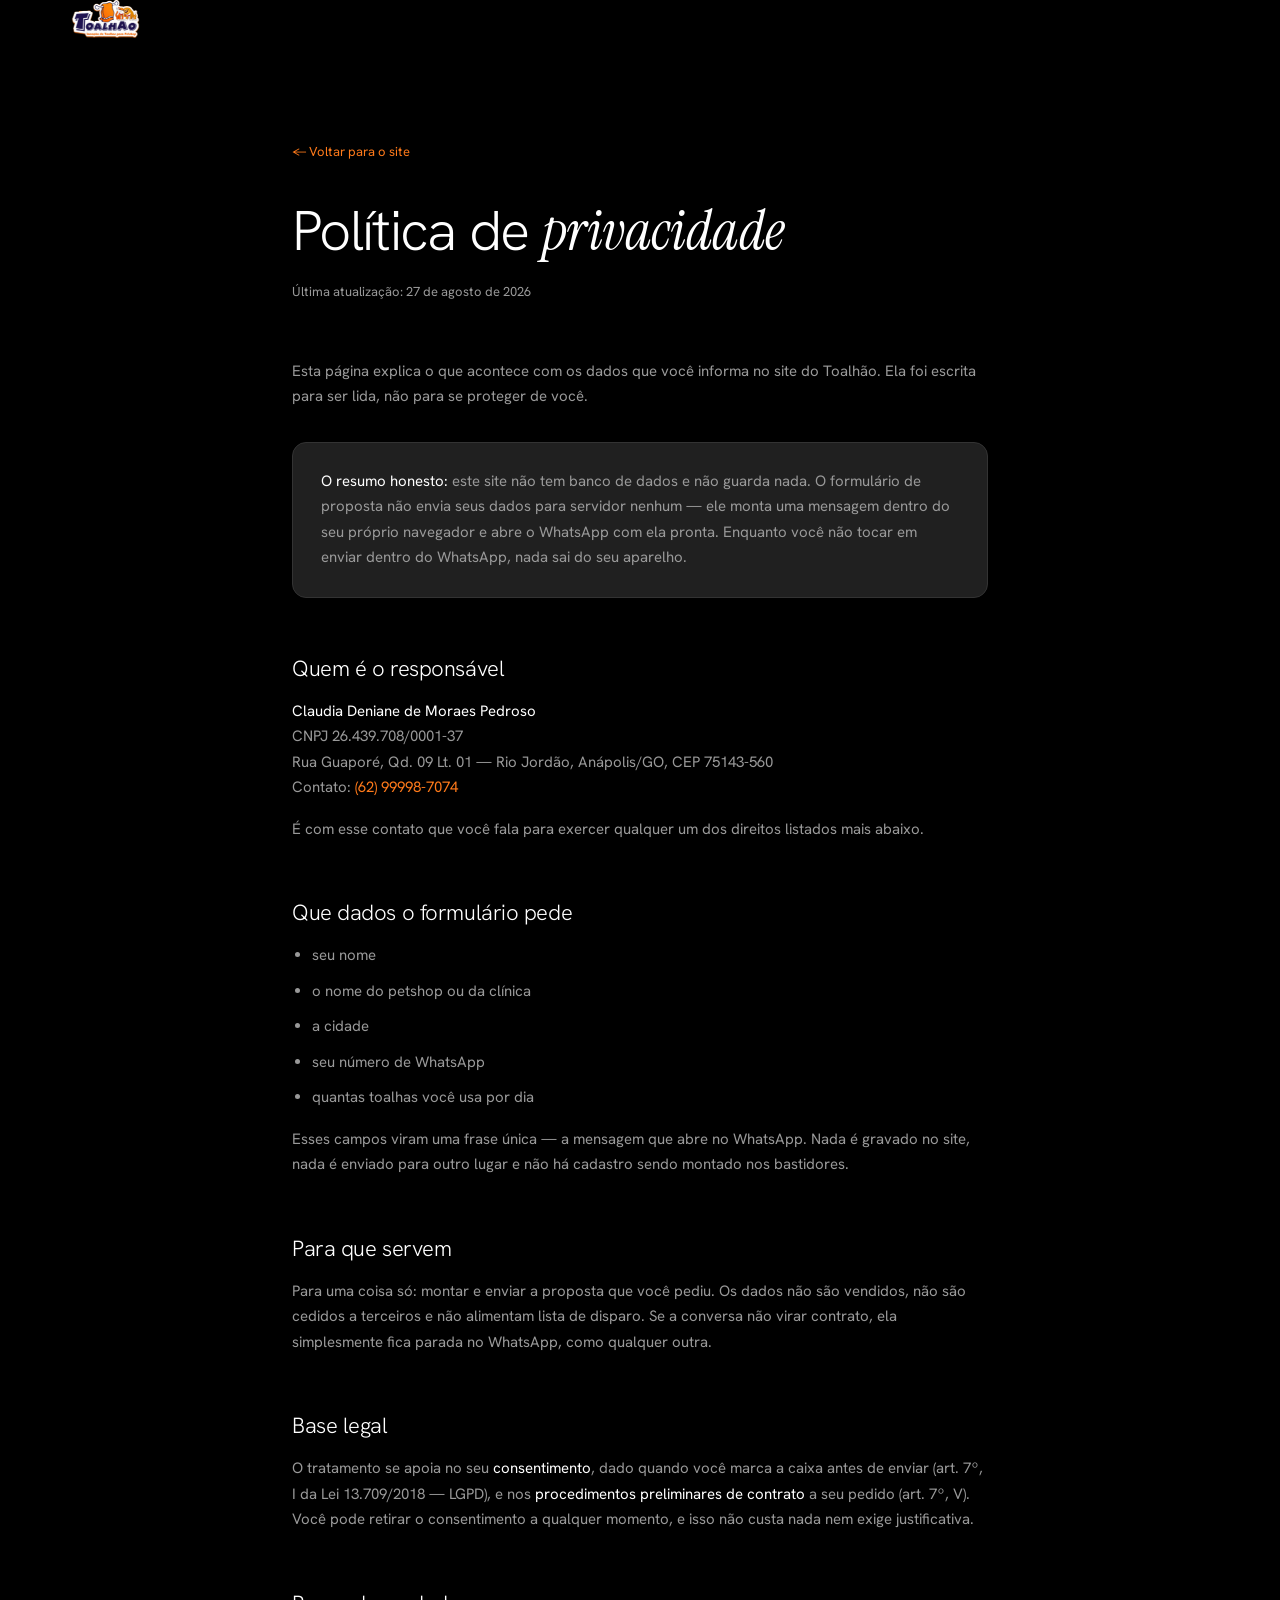
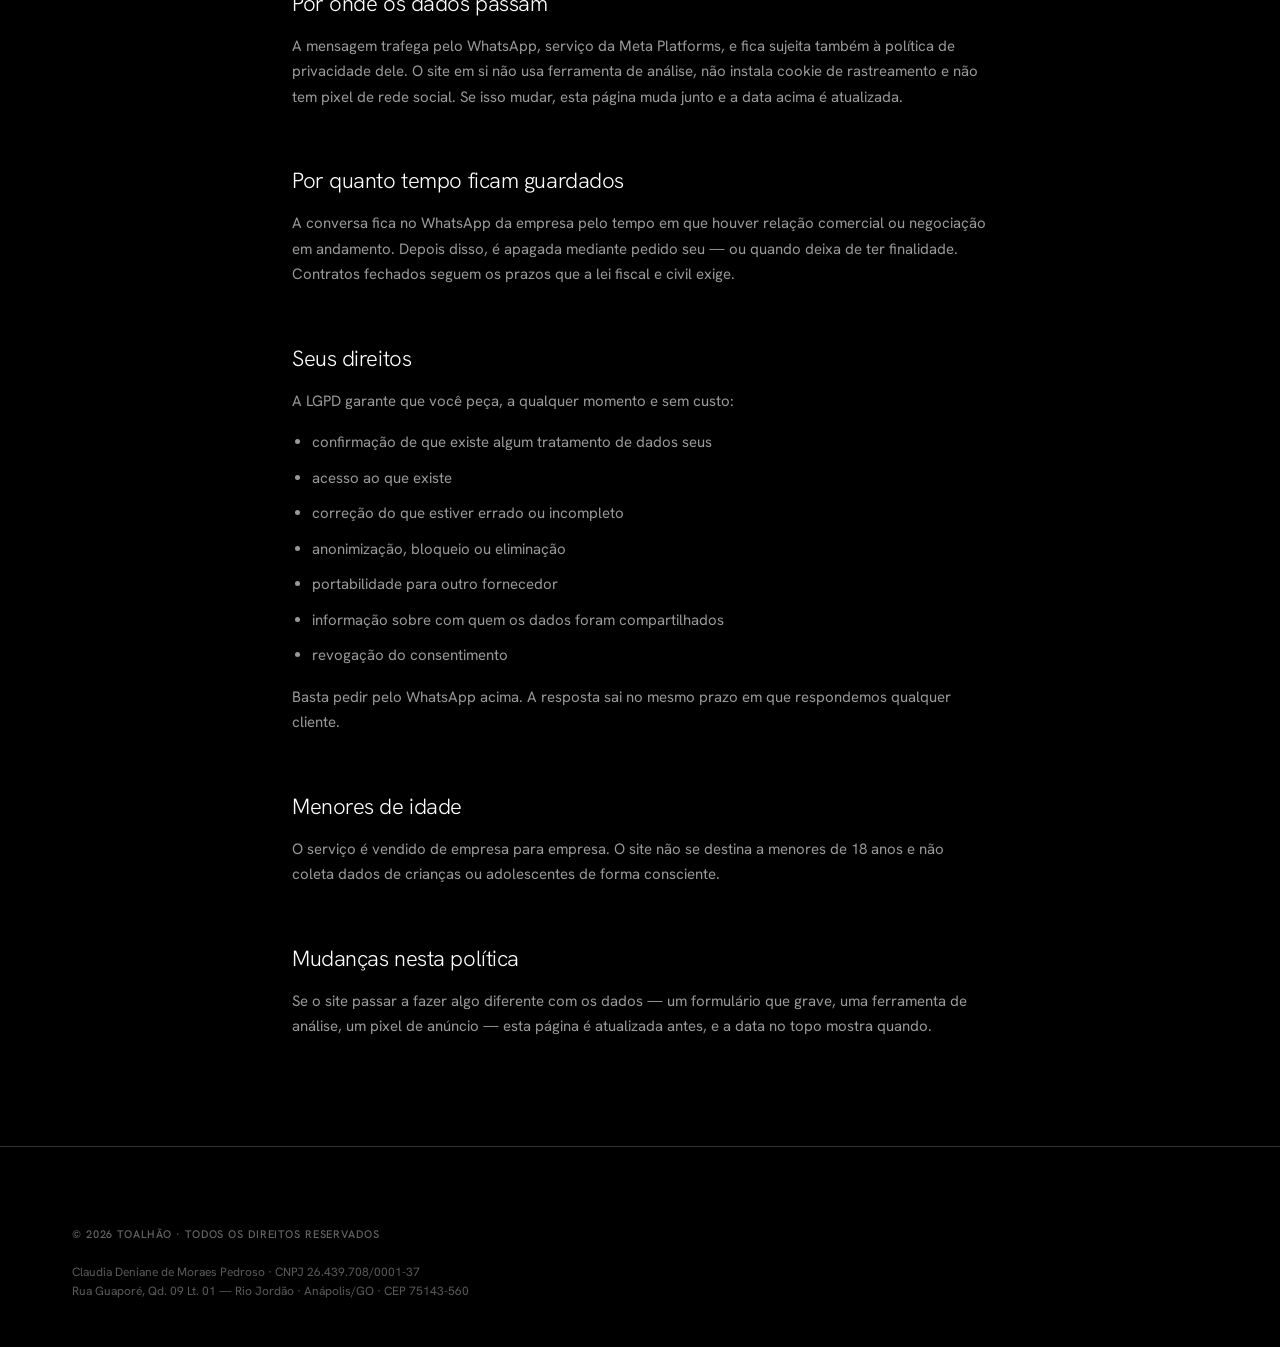
<file: privacidade.html>
<!DOCTYPE html>
<html lang="pt-BR">
<head>
<meta charset="UTF-8">
<meta name="viewport" content="width=device-width, initial-scale=1, viewport-fit=cover">
<title>Política de Privacidade — Toalhão</title>
<meta name="description" content="Como o Toalhão trata os dados informados no site: o que é coletado, para quê, por quanto tempo e como pedir exclusão.">
<meta name="robots" content="index,follow">
<link rel="canonical" href="https://www.toalhao.com/privacidade.html">
<meta property="og:type" content="article">
<meta property="og:site_name" content="Toalhão">
<meta property="og:locale" content="pt_BR">
<meta property="og:url" content="https://www.toalhao.com/privacidade.html">
<meta property="og:title" content="Política de Privacidade — Toalhão">
<meta property="og:description" content="O que o site faz com os dados do formulário: nada é gravado em servidor.">
<meta property="og:image" content="https://www.toalhao.com/images/og-card.jpg">
<!-- Ícone da aba: a toalha laranja da marca -->
<link rel="icon" href="images/favicon.png" type="image/png">
<link rel="icon" href="images/favicon.ico" sizes="16x16 32x32 48x48">
<link rel="icon" href="images/favicon-32.png" type="image/png" sizes="32x32">
<link rel="apple-touch-icon" href="images/apple-touch-icon.png">
<meta name="theme-color" content="#000000">
<link rel="preconnect" href="https://fonts.googleapis.com">
<link rel="preconnect" href="https://fonts.gstatic.com" crossorigin>
<link href="https://fonts.googleapis.com/css2?family=Hanken+Grotesk:wght@300;400;500&family=Instrument+Serif:ital@1&display=swap" rel="stylesheet">
<link rel="stylesheet" href="/styles.css">
<style>
  .doc{padding:140px 0 90px;}
  .doc .wrap{max-width:760px;}
  .doc h1{font-size:var(--h2);font-weight:300;letter-spacing:-.03em;line-height:1.1;margin-bottom:18px;}
  @media(min-width:900px){.doc h1{font-size:56px;}}
  .doc .atualizado{font-size:var(--small);color:var(--smoke);margin-bottom:56px;}
  .doc h2{font-size:var(--h3);font-weight:300;letter-spacing:-.02em;margin:56px 0 16px;}
  .doc p, .doc li{font-size:var(--body);line-height:1.7;color:var(--smoke);}
  .doc p{margin-bottom:16px;}
  .doc ul{margin:0 0 16px 0;padding-left:20px;}
  .doc li{margin-bottom:10px;}
  .doc strong{color:var(--white);font-weight:400;}
  .doc a{color:var(--accent);}
  .doc .destaque{
    border:1px solid var(--graphite);border-radius:14px;padding:26px 28px;margin:32px 0;
    background:var(--charcoal);
  }
  .doc .destaque p:last-child{margin-bottom:0;}
  .voltar{
    display:inline-flex;align-items:center;gap:8px;margin-bottom:40px;
    font-size:var(--small);color:var(--smoke);text-decoration:none;
  }
  .voltar:hover{color:var(--white);}
</style>
</head>
<body>

<header id="top">
  <div class="wrap nav">
    <a class="brand" href="index.html" aria-label="Toalhão, início"><img src="images/logo-badge.png" alt="Toalhão"></a>
  </div>
</header>

<main class="doc">
  <div class="wrap">
    <a class="voltar" href="index.html">← Voltar para o site</a>

    <h1>Política de <em>privacidade</em></h1>
    <p class="atualizado">Última atualização: 27 de agosto de 2026</p>

    <p>Esta página explica o que acontece com os dados que você informa no site
    do Toalhão. Ela foi escrita para ser lida, não para se proteger de você.</p>

    <div class="destaque">
      <p><strong>O resumo honesto:</strong> este site não tem banco de dados e
      não guarda nada. O formulário de proposta não envia seus dados para
      servidor nenhum — ele monta uma mensagem dentro do seu próprio navegador
      e abre o WhatsApp com ela pronta. Enquanto você não tocar em enviar
      dentro do WhatsApp, nada sai do seu aparelho.</p>
    </div>

    <h2>Quem é o responsável</h2>
    <p>
      <strong>Claudia Deniane de Moraes Pedroso</strong><br>
      CNPJ 26.439.708/0001-37<br>
      Rua Guaporé, Qd. 09 Lt. 01 — Rio Jordão, Anápolis/GO, CEP 75143-560<br>
      Contato: <a href="https://wa.me/5562999987074" target="_blank" rel="noopener">(62) 99998-7074</a>
    </p>
    <p>É com esse contato que você fala para exercer qualquer um dos direitos
    listados mais abaixo.</p>

    <h2>Que dados o formulário pede</h2>
    <ul>
      <li>seu nome</li>
      <li>o nome do petshop ou da clínica</li>
      <li>a cidade</li>
      <li>seu número de WhatsApp</li>
      <li>quantas toalhas você usa por dia</li>
    </ul>
    <p>Esses campos viram uma frase única — a mensagem que abre no WhatsApp.
    Nada é gravado no site, nada é enviado para outro lugar e não há cadastro
    sendo montado nos bastidores.</p>

    <h2>Para que servem</h2>
    <p>Para uma coisa só: montar e enviar a proposta que você pediu. Os dados
    não são vendidos, não são cedidos a terceiros e não alimentam lista de
    disparo. Se a conversa não virar contrato, ela simplesmente fica parada no
    WhatsApp, como qualquer outra.</p>

    <h2>Base legal</h2>
    <p>O tratamento se apoia no seu <strong>consentimento</strong>, dado quando
    você marca a caixa antes de enviar (art. 7º, I da Lei 13.709/2018 — LGPD), e
    nos <strong>procedimentos preliminares de contrato</strong> a seu pedido
    (art. 7º, V). Você pode retirar o consentimento a qualquer momento, e isso
    não custa nada nem exige justificativa.</p>

    <h2>Por onde os dados passam</h2>
    <p>A mensagem trafega pelo WhatsApp, serviço da Meta Platforms, e fica
    sujeita também à política de privacidade dele. O site em si não usa
    ferramenta de análise, não instala cookie de rastreamento e não tem pixel
    de rede social. Se isso mudar, esta página muda junto e a data acima é
    atualizada.</p>

    <h2>Por quanto tempo ficam guardados</h2>
    <p>A conversa fica no WhatsApp da empresa pelo tempo em que houver relação
    comercial ou negociação em andamento. Depois disso, é apagada mediante
    pedido seu — ou quando deixa de ter finalidade. Contratos fechados seguem
    os prazos que a lei fiscal e civil exige.</p>

    <h2>Seus direitos</h2>
    <p>A LGPD garante que você peça, a qualquer momento e sem custo:</p>
    <ul>
      <li>confirmação de que existe algum tratamento de dados seus</li>
      <li>acesso ao que existe</li>
      <li>correção do que estiver errado ou incompleto</li>
      <li>anonimização, bloqueio ou eliminação</li>
      <li>portabilidade para outro fornecedor</li>
      <li>informação sobre com quem os dados foram compartilhados</li>
      <li>revogação do consentimento</li>
    </ul>
    <p>Basta pedir pelo WhatsApp acima. A resposta sai no mesmo prazo em que
    respondemos qualquer cliente.</p>

    <h2>Menores de idade</h2>
    <p>O serviço é vendido de empresa para empresa. O site não se destina a
    menores de 18 anos e não coleta dados de crianças ou adolescentes de forma
    consciente.</p>

    <h2>Mudanças nesta política</h2>
    <p>Se o site passar a fazer algo diferente com os dados — um formulário que
    grave, uma ferramenta de análise, um pixel de anúncio — esta página é
    atualizada antes, e a data no topo mostra quando.</p>
  </div>
</main>

<footer>
  <div class="wrap">
    <div class="foot-bottom" style="border-top:none;padding-top:0;">
      <span class="label">© 2026 Toalhão · Todos os direitos reservados</span>
    </div>
    <p class="foot-legal foot-id">
      Claudia Deniane de Moraes Pedroso · CNPJ 26.439.708/0001-37<br>
      Rua Guaporé, Qd. 09 Lt. 01 — Rio Jordão · Anápolis/GO · CEP 75143-560
    </p>
  </div>
</footer>

</body>
</html>
</file>
<file: styles.css>
:root{
    /* Sequel palette, with Toalhão orange in place of Sequel's Lamp Cream accent */
    --void:#000000;
    --charcoal:#202020;
    --graphite:#333333;
    --white:#ffffff;
    --smoke:#999999;
    --accent:#FF7A1A;
    --accent-ink:#2B0E00;

    --font-sans:'Hanken Grotesk',-apple-system,BlinkMacSystemFont,'Segoe UI',sans-serif;
    --font-serif:'Instrument Serif',Georgia,serif;

    --label:11px;
    --small:13px;
    --body:15px;
    --lede:17px;
    --h3:22px;
    --h2:44px;
    --h2-lg:64px;
    --h1:60px;
    --h1-lg:96px;

    --gutter:32px;
    --maxw:1200px;
  }

  *{box-sizing:border-box;}
  html{scroll-behavior:smooth;background:var(--void);}
  body{
    margin:0;
    background:var(--void);
    color:var(--white);
    font-family:var(--font-sans);
    font-weight:400;
    -webkit-font-smoothing:antialiased;
    -moz-osx-font-smoothing:grayscale;
  }
  p{margin:0;}
  a{color:inherit;text-decoration:none;}
  img{max-width:100%;display:block;}
  h1,h2,h3{margin:0;font-weight:300;letter-spacing:-.03em;text-wrap:balance;}
  em{font-family:var(--font-serif);font-style:italic;font-weight:400;letter-spacing:-.01em;}

  .wrap{max-width:var(--maxw);margin:0 auto;padding:0 var(--gutter);}
  section{padding:120px 0;}
  @media(max-width:760px){
    :root{--gutter:20px;--h1:38px;--h2:30px;--h3:19px;--lede:16px;}
    section{padding:88px 0;}
  }

  /* ---------- LABEL (uppercase, tracked) ---------- */
  .label{
    font-size:var(--label);font-weight:500;letter-spacing:.08em;
    text-transform:uppercase;color:var(--smoke);
  }

  /* ---------- BUTTONS — pill, 9999px ---------- */
  .btn{
    display:inline-flex;align-items:center;gap:9px;
    padding:13px 24px;border-radius:9999px;
    font-family:var(--font-sans);font-size:14px;font-weight:500;letter-spacing:-.01em;
    border:1px solid transparent;cursor:pointer;
    transition:background .2s ease,border-color .2s ease,color .2s ease,opacity .2s ease;
  }
  .btn-accent{background:var(--accent);color:var(--accent-ink);box-shadow:0 2px 24px rgba(255,122,26,.22);}
  .btn-accent:hover{background:#ff8f3d;}
  .btn-glass{
    background:rgba(255,255,255,.1);color:var(--white);
    border-color:rgba(255,255,255,.2);backdrop-filter:blur(14px);
    box-shadow:inset 0 1px 0 rgba(255,255,255,.14);
  }
  .btn-glass:hover{background:rgba(255,255,255,.16);}
  .btn-ghost{background:transparent;color:var(--white);border-color:var(--graphite);}
  .btn-ghost:hover{border-color:var(--smoke);}

  /* ---------- HEADER ---------- */
  header{
    position:fixed;top:0;left:0;right:0;z-index:60;
    transition:background .3s ease,border-color .3s ease;
    border-bottom:1px solid transparent;
  }
  header.solid{background:rgba(0,0,0,.72);backdrop-filter:blur(16px);border-bottom-color:var(--graphite);}
  nav{
    max-width:var(--maxw);margin:0 auto;padding:22px var(--gutter);
    display:grid;grid-template-columns:1fr auto;align-items:center;gap:24px;
  }
  @media(min-width:900px){nav{grid-template-columns:1fr auto 1fr;}}
  .brand img{height:38px;width:auto;}
  .nav-mid{display:none;justify-content:center;gap:34px;list-style:none;margin:0;padding:0;}
  @media(min-width:900px){.nav-mid{display:flex;}}
  .nav-mid a{font-size:14px;font-weight:400;color:rgba(255,255,255,.82);transition:color .2s;}
  .nav-mid a:hover{color:var(--white);}
  .nav-end{display:flex;align-items:center;justify-content:flex-end;gap:14px;}
  .nav-social{display:none;align-items:center;gap:14px;}
  @media(min-width:900px){.nav-social{display:flex;}}
  .nav-social a{color:rgba(255,255,255,.55);transition:color .2s;}
  .nav-social a:hover{color:var(--white);}
  .nav-cta{display:none;}
  @media(min-width:900px){.nav-cta{display:inline-flex;}}
  .nav-toggle{
    display:inline-flex;align-items:center;justify-content:center;
    width:40px;height:40px;padding:0;border-radius:9999px;cursor:pointer;
    background:rgba(255,255,255,.08);border:1px solid rgba(255,255,255,.18);color:var(--white);
  }
  @media(min-width:900px){.nav-toggle{display:none;}}
  .nav-sheet{
    max-height:0;overflow:hidden;background:var(--void);
    border-top:1px solid transparent;transition:max-height .35s ease,border-color .35s ease;
  }
  .nav-sheet.open{max-height:360px;border-top-color:var(--graphite);}
  .nav-sheet a{display:block;padding:15px var(--gutter);font-size:16px;color:rgba(255,255,255,.85);}
  .nav-sheet a:hover{background:var(--charcoal);}
  .nav-sheet .btn{margin:10px var(--gutter) 20px;justify-content:center;}
  @media(min-width:900px){.nav-sheet{display:none;}}

  /* ---------- HERO — full-bleed film, text bottom-left, copy bottom-right ---------- */
  .hero{
    position:relative;min-height:100vh;min-height:100svh;
    display:flex;align-items:flex-end;overflow:hidden;background:var(--void);
  }
  .hero video{
    position:absolute;inset:0;width:100%;height:100%;
    object-fit:cover;object-position:center;
    filter:saturate(.88) contrast(1.06) brightness(.92);
  }
  .hero::after{
    content:"";position:absolute;inset:0;
    background:
      linear-gradient(to top, rgba(0,0,0,.78) 0%, rgba(0,0,0,.34) 26%, rgba(0,0,0,0) 52%),
      linear-gradient(to bottom, rgba(0,0,0,.55) 0%, rgba(0,0,0,0) 26%);
  }
  .hero .wrap{position:relative;z-index:2;width:100%;padding-bottom:56px;}
  .hero-row{display:flex;align-items:flex-end;justify-content:space-between;gap:48px;flex-wrap:wrap;}
  .hero h1{
    font-size:var(--h1);line-height:.98;color:var(--white);
    max-width:12ch;
  }
  @media(min-width:900px){.hero h1{font-size:var(--h1-lg);}}
  .hero-aside{max-width:320px;display:flex;flex-direction:column;align-items:flex-start;gap:20px;}
  .hero-aside p{font-size:var(--small);line-height:1.55;color:rgba(255,255,255,.86);}
  @media(max-width:899px){.hero-aside{max-width:100%;}}
  .play-dot{
    width:20px;height:20px;border-radius:9999px;background:rgba(255,255,255,.22);
    display:inline-flex;align-items:center;justify-content:center;flex:none;
  }
  .hero-cta{display:flex;flex-wrap:wrap;gap:10px;}
  .hero-micro{font-size:12px;color:rgba(255,255,255,.6)!important;margin-top:-6px;}

  /* ---------- STATEMENT — single centered line ---------- */
  .statement{text-align:center;}
  .statement .wrap{max-width:960px;}
  .statement h2{font-size:var(--h2);line-height:1.1;}
  @media(min-width:900px){.statement h2{font-size:var(--h2-lg);}}
  .statement p.sub{
    margin:26px auto 0;max-width:560px;
    font-size:var(--lede);line-height:1.55;color:var(--smoke);
  }
  .statement .btn{margin-top:34px;}
  .closing-micro{margin-top:16px;font-size:var(--small);color:var(--smoke);}

  /* ---------- MEDIA CARD GRID — full-bleed image + scrim ---------- */
  .pair{display:grid;grid-template-columns:1fr;gap:20px;}
  @media(min-width:820px){.pair{grid-template-columns:1fr 1fr;}}
  .media-card{
    position:relative;border-radius:14px;overflow:hidden;
    aspect-ratio:4/5;background:var(--charcoal);display:flex;align-items:flex-end;
  }
  @media(min-width:820px){.media-card{aspect-ratio:1/1;}}
  .media-card img{
    position:absolute;inset:0;width:100%;height:100%;object-fit:cover;
    filter:saturate(.9) brightness(.86);transition:transform .7s cubic-bezier(.22,.61,.36,1);
  }
  .media-card:hover img{transform:scale(1.04);}
  .media-card::after{
    content:"";position:absolute;inset:0;
    background:linear-gradient(to top, rgba(0,0,0,.88) 0%, rgba(0,0,0,.45) 38%, rgba(0,0,0,.05) 72%);
  }
  .media-card .inner{position:relative;z-index:2;padding:36px 32px;width:100%;}
  .media-card h3{font-size:var(--h3);line-height:1.15;margin-bottom:10px;}
  .media-card p{font-size:var(--small);line-height:1.6;color:rgba(255,255,255,.78);max-width:38ch;}
  .media-card .go{
    display:inline-flex;align-items:center;gap:7px;margin-top:20px;
    font-size:var(--small);font-weight:500;color:var(--white);
  }
  .media-card .go span{color:var(--accent);}

  /* ---------- BELIEFS ---------- */
  .beliefs{text-align:center;}
  .beliefs .wrap{max-width:900px;}
  .beliefs h2{font-size:var(--h2);line-height:1.12;}
  @media(min-width:900px){.beliefs h2{font-size:52px;}}
  .beliefs ul{list-style:none;margin:44px 0 0;padding:0;display:flex;flex-direction:column;gap:0;}
  .beliefs li{
    padding:26px 0;border-top:1px solid var(--graphite);
    font-size:var(--lede);line-height:1.5;color:rgba(255,255,255,.9);font-weight:300;
  }
  .beliefs li:last-child{border-bottom:1px solid var(--graphite);}
  .beliefs .btn{margin-top:40px;}

  /* ---------- QUOTES (charcoal cards, flat) ---------- */
  .quotes{display:grid;grid-template-columns:1fr;gap:20px;}
  @media(min-width:820px){.quotes{grid-template-columns:1fr 1fr;}}
  .quote-card{
    background:var(--charcoal);border-radius:14px;padding:38px 34px;
    display:flex;flex-direction:column;justify-content:space-between;gap:32px;
  }
  .quote-card blockquote{
    margin:0;font-size:20px;line-height:1.4;font-weight:300;letter-spacing:-.02em;color:var(--white);
  }
  .quote-tag{
    font-size:var(--label);letter-spacing:.08em;text-transform:uppercase;
    color:var(--accent);font-weight:500;
  }
  .quote-meta{display:flex;align-items:center;gap:14px;}
  .quote-avatar{
    width:40px;height:40px;border-radius:9999px;flex:none;
    background:var(--graphite);display:flex;align-items:center;justify-content:center;
    font-size:13px;font-weight:500;color:var(--smoke);letter-spacing:.02em;
  }
  .quote-meta b{display:block;font-size:14px;font-weight:500;color:var(--white);}
  .quote-meta span{font-size:var(--small);color:var(--smoke);}

  /* ---------- INLINE CTA (meio do scroll) ---------- */
  .inline-cta{
    margin-top:20px;background:var(--charcoal);border-radius:14px;
    padding:26px 30px;display:flex;flex-wrap:wrap;align-items:center;
    justify-content:space-between;gap:20px;
  }
  .inline-cta b{display:block;font-size:var(--h3);font-weight:300;letter-spacing:-.02em;margin-bottom:6px;}
  .inline-cta span{font-size:var(--small);color:var(--smoke);}
  .inline-cta .btn{flex:none;}

  /* ---------- METRICS ---------- */
  .metrics{text-align:center;}
  .metrics .wrap{max-width:980px;}
  .metrics h2{font-size:var(--h2);line-height:1.12;}
  @media(min-width:900px){.metrics h2{font-size:52px;}}
  .metrics p.sub{margin:22px auto 0;max-width:560px;font-size:var(--body);line-height:1.6;color:var(--smoke);}
  .metric-grid{
    display:grid;grid-template-columns:repeat(2,1fr);gap:0;margin-top:64px;text-align:left;
    border-top:1px solid var(--graphite);
  }
  @media(min-width:820px){.metric-grid{grid-template-columns:repeat(4,1fr);}}
  .metric{padding:28px 24px 28px 0;border-bottom:1px solid var(--graphite);}
  @media(min-width:820px){.metric{border-bottom:none;}}
  .metric b{
    display:block;font-weight:300;font-size:40px;letter-spacing:-.04em;
    color:var(--white);line-height:1;margin-bottom:10px;
  }
  .metric span{font-size:var(--small);color:var(--smoke);line-height:1.45;display:block;}

  .foot-id{margin-bottom:10px;color:var(--smoke);}

  /* ---------- MARQUEE STRIP ---------- */
  .strip{border-top:1px solid var(--graphite);border-bottom:1px solid var(--graphite);overflow:hidden;padding:30px 0;}
  .strip-track{display:flex;gap:56px;align-items:center;width:max-content;animation:slide 42s linear infinite;}
  @media(prefers-reduced-motion:reduce){.strip-track{animation:none;}}
  @keyframes slide{from{transform:translateX(0);}to{transform:translateX(-50%);}}
  .strip-item{
    font-size:15px;font-weight:500;letter-spacing:.02em;color:var(--smoke);white-space:nowrap;
    display:flex;align-items:center;gap:12px;
  }
  .strip-item::before{content:"";width:4px;height:4px;border-radius:9999px;background:var(--accent);flex:none;}

  /* ---------- STEPS ---------- */
  .steps{display:grid;grid-template-columns:1fr;gap:0;border-top:1px solid var(--graphite);}
  @media(min-width:900px){.steps{grid-template-columns:repeat(4,1fr);}}
  .step{padding:32px 28px 36px 0;border-bottom:1px solid var(--graphite);}
  @media(min-width:900px){.step{border-bottom:none;padding-right:24px;}}
  .step-img{
    width:100%;aspect-ratio:4/3;object-fit:cover;border-radius:14px;
    background:var(--charcoal);margin-bottom:20px;display:block;
    filter:saturate(.9) brightness(.86);transition:filter .5s ease;
  }
  .step:hover .step-img{filter:saturate(1) brightness(.98);}
  .step .n{font-size:var(--label);letter-spacing:.08em;color:var(--accent);font-weight:500;}
  .step h3{font-size:var(--h3);margin:16px 0 10px;line-height:1.2;}
  .step p{font-size:var(--small);line-height:1.6;color:var(--smoke);}

  /* ---------- FAQ ---------- */
  .faq{display:flex;flex-direction:column;border-top:1px solid var(--graphite);}
  .faq-item{border-bottom:1px solid var(--graphite);}
  .faq-q{
    width:100%;background:none;border:none;cursor:pointer;text-align:left;
    padding:26px 0;display:flex;align-items:center;justify-content:space-between;gap:24px;
    font-family:var(--font-sans);font-size:var(--h3);font-weight:300;letter-spacing:-.02em;color:var(--white);
  }
  .faq-q .pm{color:var(--accent);font-size:22px;font-weight:300;line-height:1;flex:none;transition:transform .25s ease;}
  .faq-item.open .faq-q .pm{transform:rotate(45deg);}
  .faq-a{max-height:0;overflow:hidden;transition:max-height .3s ease;}
  .faq-a p{padding-bottom:28px;font-size:var(--body);line-height:1.65;color:var(--smoke);max-width:70ch;}

  /* ---------- CONTACT ---------- */
  .contact{border-top:1px solid var(--graphite);}
  .contact-grid{display:grid;grid-template-columns:1fr;gap:48px;}
  @media(min-width:900px){.contact-grid{grid-template-columns:1fr 1fr;align-items:start;gap:80px;}}
  .contact h2{font-size:var(--h2);line-height:1.12;}
  .contact p.sub{margin-top:20px;font-size:var(--body);line-height:1.6;color:var(--smoke);max-width:42ch;}
  .contact-wa{margin-top:30px;}
  .contact-alt{margin-top:14px;font-size:var(--small);color:var(--smoke);}
  @media(max-width:899px){.contact-alt{margin-bottom:4px;}}
  .contact-trust{
    list-style:none;margin:40px 0 0;padding:32px 0 0;
    border-top:1px solid var(--graphite);
    display:flex;flex-direction:column;gap:14px;
  }
  .contact-trust li{
    font-size:var(--small);color:var(--smoke);line-height:1.5;
    display:flex;align-items:flex-start;gap:11px;
  }
  .contact-trust li::before{
    content:"";flex:none;margin-top:6px;width:5px;height:5px;
    border-radius:9999px;background:var(--accent);
  }
  form{display:flex;flex-direction:column;gap:18px;}
  .field label{display:block;font-size:var(--label);letter-spacing:.08em;text-transform:uppercase;color:var(--smoke);margin-bottom:9px;}
  .field input,.field select{
    width:100%;padding:14px 0;background:transparent;color:var(--white);
    border:none;border-bottom:1px solid var(--graphite);
    font-family:var(--font-sans);font-size:var(--body);
    transition:border-color .2s ease;
  }
  .field select option{background:var(--charcoal);color:var(--white);}
  .field input::placeholder{color:#5a5a5a;}
  .field input:focus,.field select:focus{outline:none;border-bottom-color:var(--accent);}
  .consent{display:flex;align-items:flex-start;gap:10px;font-size:var(--small);color:var(--smoke);line-height:1.5;cursor:pointer;}
  .consent input{margin-top:3px;accent-color:var(--accent);flex:none;}
  .consent a{color:var(--accent);text-decoration:underline;text-underline-offset:2px;}
  form .btn{justify-content:center;margin-top:6px;}
  .form-note{font-size:var(--small);color:var(--smoke);line-height:1.55;}
  #formOut{display:none;border:1px solid var(--graphite);border-radius:12px;padding:16px 18px;font-size:var(--small);color:var(--smoke);line-height:1.6;}
  #formOut a{color:var(--accent);text-decoration:underline;}

  /* ---------- FOOTER ---------- */
  footer{border-top:1px solid var(--graphite);padding:80px 0 36px;}
  .foot-brand{margin-bottom:56px;}
  .foot-brand img{height:40px;width:auto;}
  .foot-grid{display:grid;grid-template-columns:1fr 1fr;gap:40px 24px;margin-bottom:56px;}
  @media(min-width:820px){.foot-grid{grid-template-columns:repeat(4,1fr);}}
  .foot-col h4{
    font-size:var(--label);letter-spacing:.08em;text-transform:uppercase;
    color:var(--smoke);font-weight:500;margin:0 0 18px;
  }
  .foot-col ul{list-style:none;margin:0;padding:0;display:flex;flex-direction:column;gap:12px;}
  .foot-col a,.foot-col span{font-size:14px;color:rgba(255,255,255,.78);}
  .foot-col a:hover{color:var(--white);}
  .foot-bottom{
    border-top:1px solid var(--graphite);padding-top:28px;
    display:flex;flex-wrap:wrap;gap:16px 32px;align-items:center;justify-content:space-between;
  }
  .foot-bottom .label{color:#666;}
  .foot-social{display:flex;gap:16px;}
  .foot-social a{color:#666;transition:color .2s;}
  .foot-social a:hover{color:var(--white);}
  .foot-legal{font-size:12px;color:#5a5a5a;line-height:1.6;max-width:70ch;margin-top:22px;}

  /* ---------- WHATSAPP FAB ---------- */
  .fab{
    position:fixed;right:24px;bottom:24px;z-index:70;
    width:52px;height:52px;border-radius:9999px;
    background:rgba(255,255,255,.1);border:1px solid rgba(255,255,255,.2);
    backdrop-filter:blur(14px);box-shadow:inset 0 1px 0 rgba(255,255,255,.14);
    display:flex;align-items:center;justify-content:center;color:var(--white);
    transition:background .2s ease;
  }
  .fab:hover{background:rgba(255,255,255,.18);}

  /* ---------- REVEAL ---------- */
  .rv{opacity:0;transform:translateY(22px);transition:opacity .8s cubic-bezier(.22,.61,.36,1),transform .8s cubic-bezier(.22,.61,.36,1);transition-delay:var(--d,0s);}
  .rv.in{opacity:1;transform:none;}
  @media(prefers-reduced-motion:reduce){.rv{opacity:1;transform:none;transition:none;}}
  :is(.pair,.quotes,.metric-grid,.steps,.faq,.beliefs ul)>*:nth-child(1){--d:0s;}
  :is(.pair,.quotes,.metric-grid,.steps,.faq,.beliefs ul)>*:nth-child(2){--d:.08s;}
  :is(.pair,.quotes,.metric-grid,.steps,.faq,.beliefs ul)>*:nth-child(3){--d:.16s;}
  :is(.pair,.quotes,.metric-grid,.steps,.faq,.beliefs ul)>*:nth-child(4){--d:.24s;}
  :is(.pair,.quotes,.metric-grid,.steps,.faq,.beliefs ul)>*:nth-child(5){--d:.32s;}
  :is(.pair,.quotes,.metric-grid,.steps,.faq,.beliefs ul)>*:nth-child(6){--d:.4s;}
  :is(.pair,.quotes,.metric-grid,.steps,.faq,.beliefs ul)>*:nth-child(7){--d:.48s;}

  /* ---------- HERÓI DAS PÁGINAS DE CIDADE ----------
     O título aqui tem o nome da cidade e ocupa mais linhas que o da home,
     subindo até uma faixa da foto que o véu da home não cobre. Este véu é
     mais alto, e o texto ganha sombra para o caso de a foto ser clara. */
  .hero-city::after{
    background:
      linear-gradient(to top, rgba(0,0,0,.88) 0%, rgba(0,0,0,.62) 34%, rgba(0,0,0,.28) 62%, rgba(0,0,0,.05) 100%),
      linear-gradient(to bottom, rgba(0,0,0,.55) 0%, rgba(0,0,0,0) 26%);
  }
  .hero-city h1,
  .hero-city .hero-aside p{text-shadow:0 1px 18px rgba(0,0,0,.5);}
  .hero-city h1{max-width:14ch;}

  /* Links dentro de resposta de FAQ e de texto corrido: sem isso herdam
     color:inherit e text-decoration:none da regra global e somem. */
  .faq-a p a, .texto p a{color:var(--accent);text-decoration:underline;text-underline-offset:2px;}

  /* Link para a fonte dos depoimentos. Atribuir "Avaliação no Google" sem
     caminho para conferir vale pouco: o que dá credibilidade é poder checar. */
  .ver-avaliacoes{margin-top:22px;text-align:center;}
  .ver-avaliacoes a{
    font-size:var(--small);color:var(--smoke);
    text-decoration:underline;text-underline-offset:3px;transition:color .2s ease;
  }
  .ver-avaliacoes a:hover{color:var(--white);}
  .ver-avaliacoes span{color:var(--accent);}

  /* A marca aparece no primeiro parágrafo por causa de busca por nome, mas
     visualmente deve pesar igual ao resto: aqui <strong> é sinal semântico,
     não ênfase de leitura. */
  .hero-aside strong{font-weight:500;}
</file>
